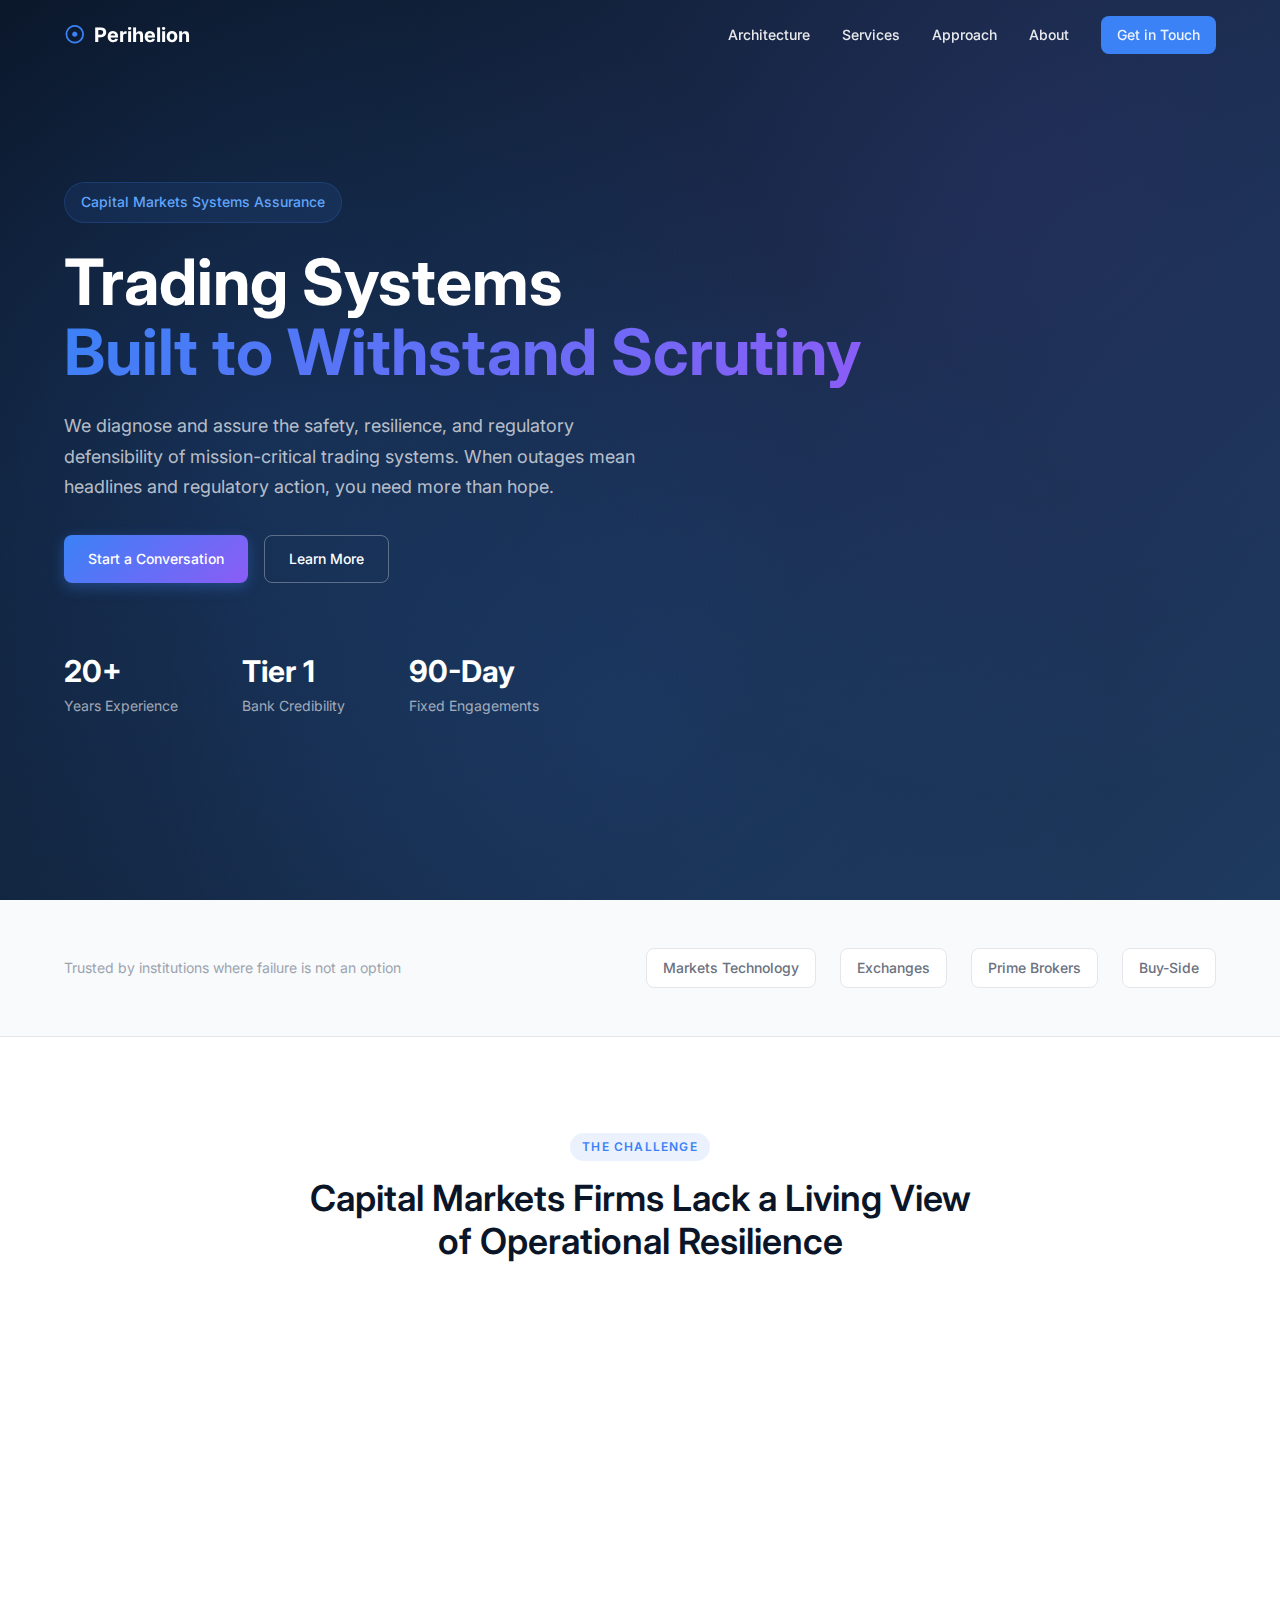
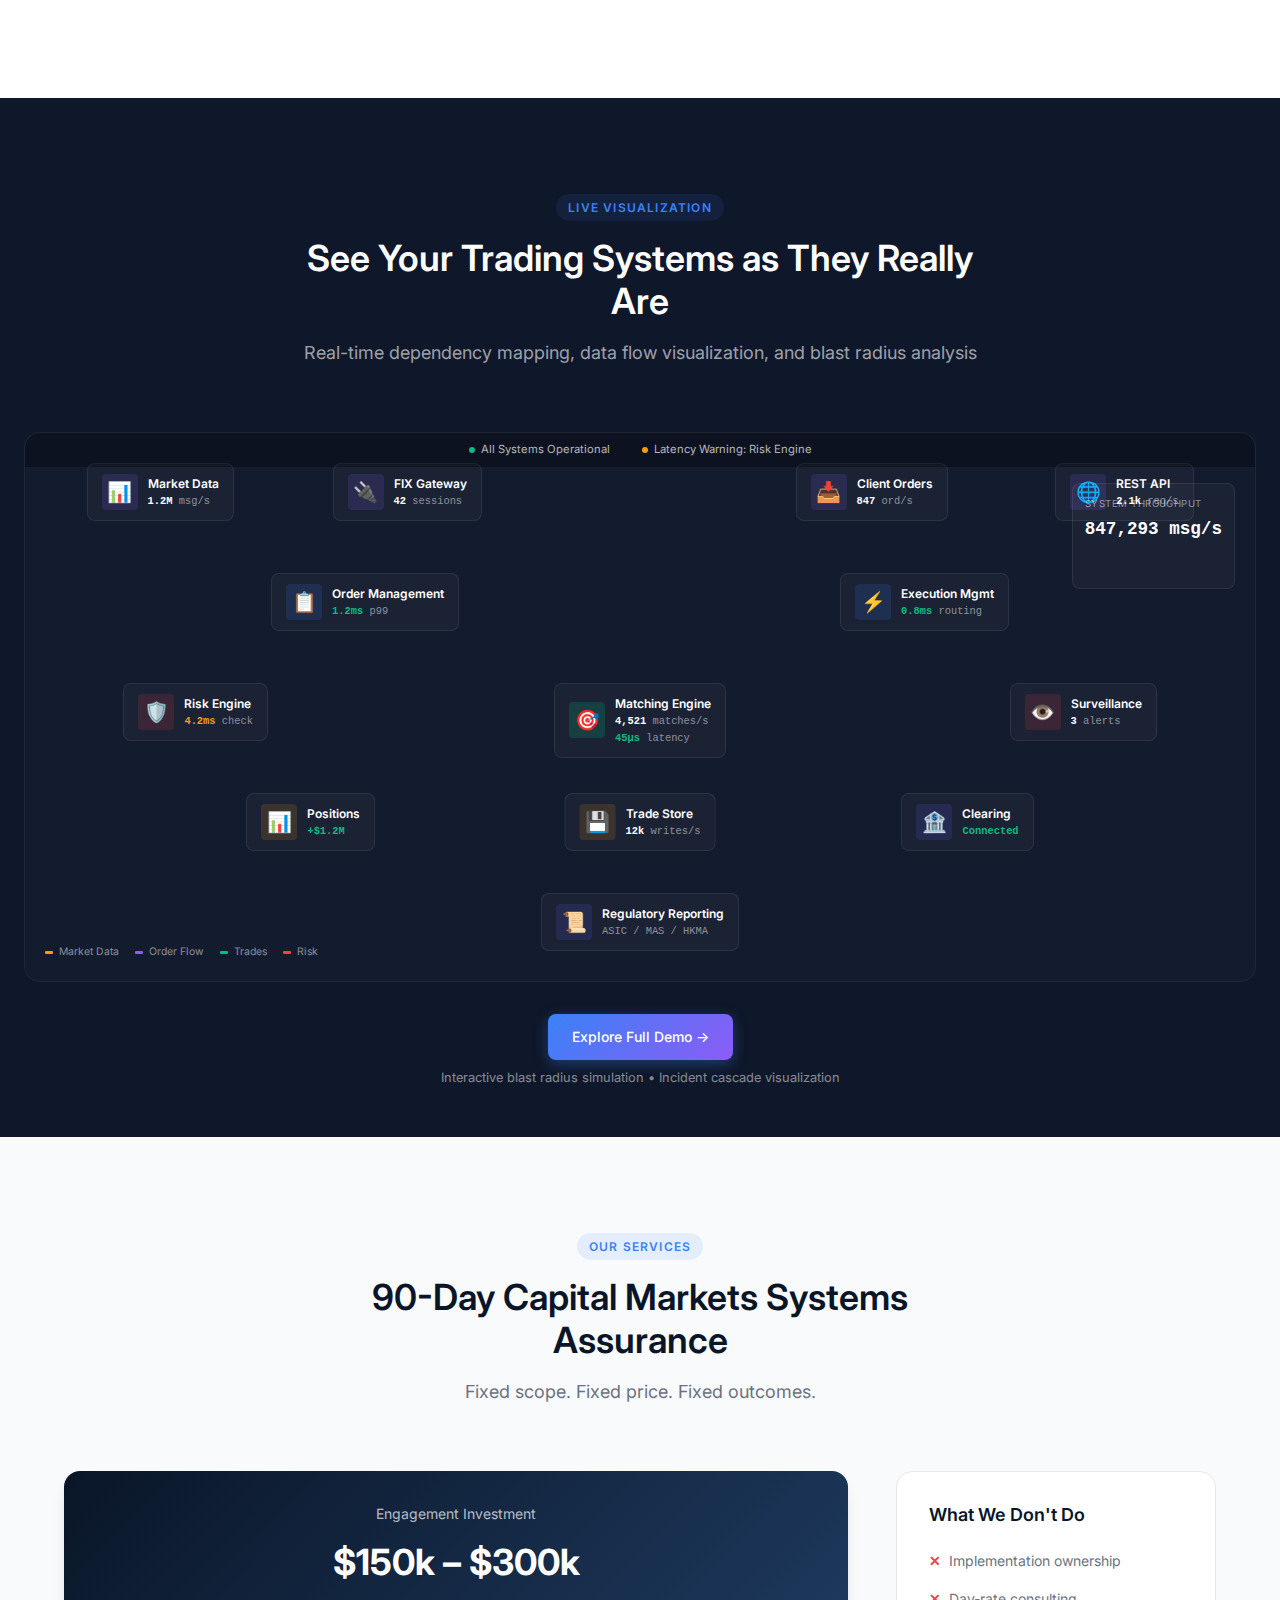
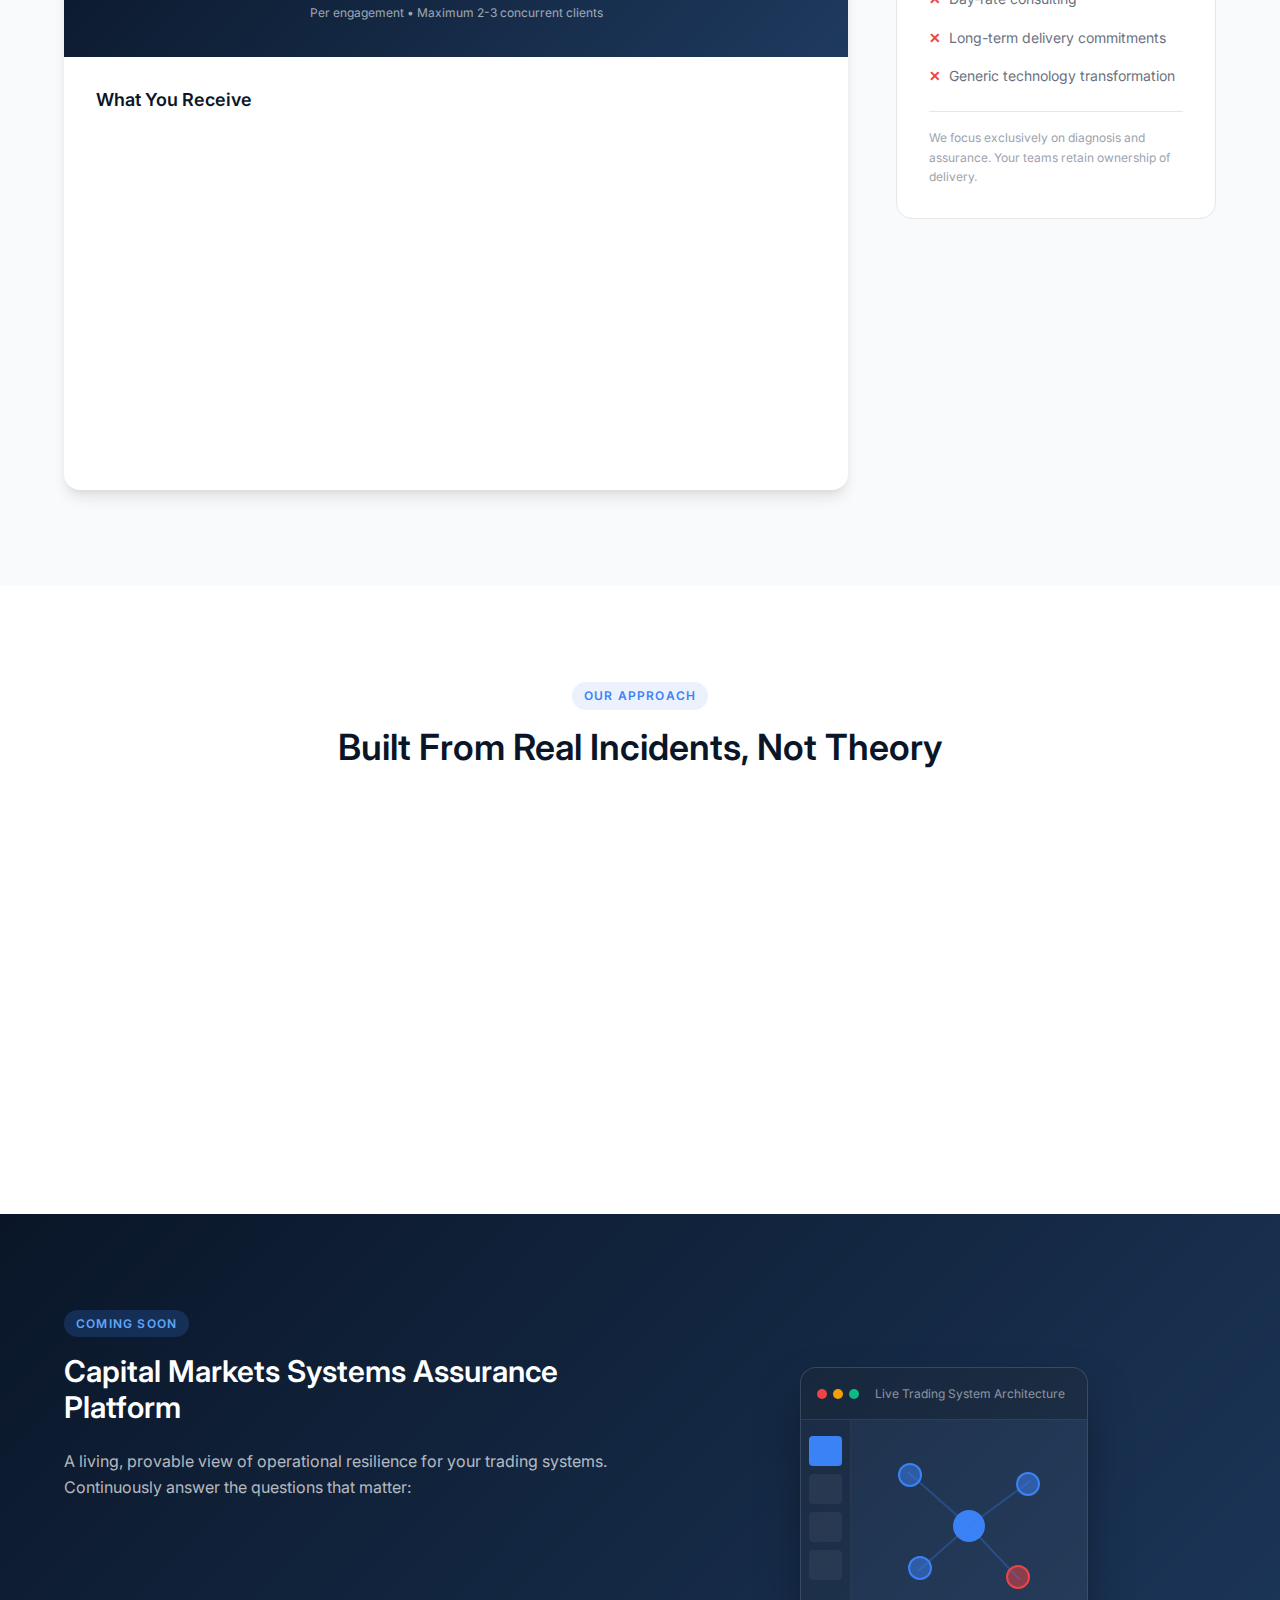
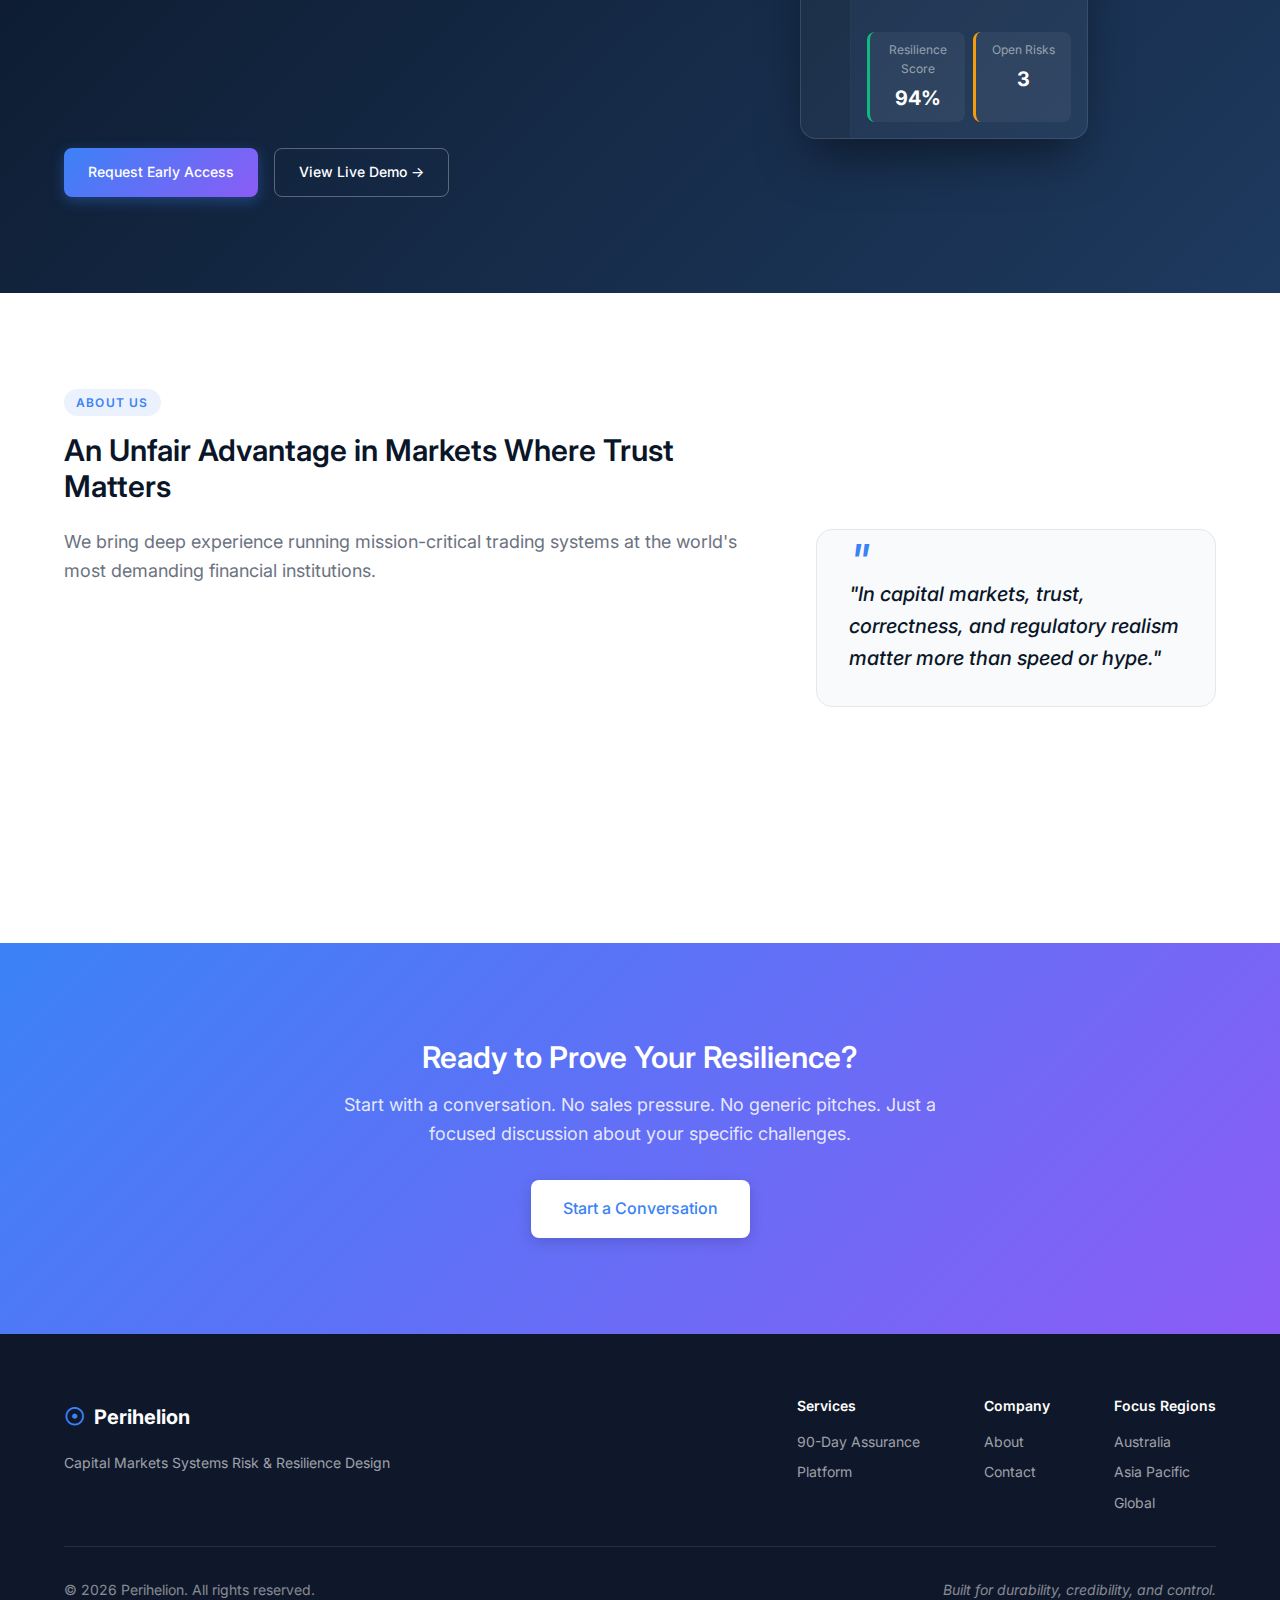
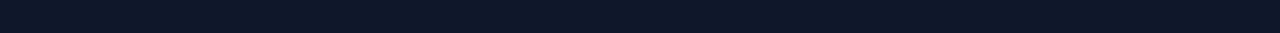
<file: index.html>
<!DOCTYPE html>
<html lang="en">
<head>
    <meta charset="UTF-8">
    <meta name="viewport" content="width=device-width, initial-scale=1.0">
    <title>Perihelion | Capital Markets Systems Assurance</title>
    <meta name="description" content="Capital Markets Systems Risk & Resilience Design. We diagnose and assure the safety, resilience, and regulatory defensibility of trading systems.">
    <link rel="stylesheet" href="css/styles.css">
    <link rel="preconnect" href="https://fonts.googleapis.com">
    <link rel="preconnect" href="https://fonts.gstatic.com" crossorigin>
    <link href="https://fonts.googleapis.com/css2?family=Inter:wght@300;400;500;600;700&display=swap" rel="stylesheet">
</head>
<body>
    <!-- Navigation -->
    <nav class="navbar" id="navbar">
        <div class="container">
            <a href="index.html" class="logo">
                <span class="logo-icon">☉</span>
                <span class="logo-text">Perihelion</span>
            </a>
            <ul class="nav-links" id="navLinks">
                <li><a href="#architecture">Architecture</a></li>
                <li><a href="#services">Services</a></li>
                <li><a href="#approach">Approach</a></li>
                <li><a href="#about">About</a></li>
                <li><a href="contact.html" class="btn btn-nav">Get in Touch</a></li>
            </ul>
            <button class="mobile-menu-btn" id="mobileMenuBtn" aria-label="Toggle menu">
                <span></span>
                <span></span>
                <span></span>
            </button>
        </div>
    </nav>

    <!-- Hero Section -->
    <header class="hero">
        <div class="hero-bg"></div>
        <div class="container">
            <div class="hero-content">
                <div class="hero-badge">Capital Markets Systems Assurance</div>
                <h1>Trading Systems<br><span class="gradient-text">Built to Withstand Scrutiny</span></h1>
                <p class="hero-subtitle">We diagnose and assure the safety, resilience, and regulatory defensibility of mission-critical trading systems. When outages mean headlines and regulatory action, you need more than hope.</p>
                <div class="hero-cta">
                    <a href="contact.html" class="btn btn-primary">Start a Conversation</a>
                    <a href="#services" class="btn btn-secondary">Learn More</a>
                </div>
                <div class="hero-stats">
                    <div class="stat">
                        <span class="stat-number">20+</span>
                        <span class="stat-label">Years Experience</span>
                    </div>
                    <div class="stat">
                        <span class="stat-number">Tier 1</span>
                        <span class="stat-label">Bank Credibility</span>
                    </div>
                    <div class="stat">
                        <span class="stat-number">90-Day</span>
                        <span class="stat-label">Fixed Engagements</span>
                    </div>
                </div>
            </div>
        </div>
    </header>

    <!-- Trust Bar -->
    <section class="trust-bar">
        <div class="container">
            <p class="trust-text">Trusted by institutions where failure is not an option</p>
            <div class="trust-logos">
                <div class="trust-item">Markets Technology</div>
                <div class="trust-item">Exchanges</div>
                <div class="trust-item">Prime Brokers</div>
                <div class="trust-item">Buy-Side</div>
            </div>
        </div>
    </section>

    <!-- Problem Section -->
    <section class="problem-section">
        <div class="container">
            <div class="section-header">
                <span class="section-tag">The Challenge</span>
                <h2>Capital Markets Firms Lack a Living View of Operational Resilience</h2>
            </div>
            <div class="problem-grid">
                <div class="problem-card">
                    <div class="problem-icon">📊</div>
                    <h3>Static Diagrams</h3>
                    <p>Architecture documentation that's outdated the moment it's created. When incidents occur, no one trusts the diagrams.</p>
                </div>
                <div class="problem-card">
                    <div class="problem-icon">📁</div>
                    <h3>Fragmented Tooling</h3>
                    <p>Disconnected observability, ITSM, and documentation systems that don't answer the questions regulators ask.</p>
                </div>
                <div class="problem-card">
                    <div class="problem-icon">⏱️</div>
                    <h3>Manual Chaos</h3>
                    <p>High manual effort during incidents and regulatory reviews. War rooms filled with people hunting for basic information.</p>
                </div>
                <div class="problem-card">
                    <div class="problem-icon">⚠️</div>
                    <h3>Regulatory Exposure</h3>
                    <p>Inability to prove resilience posture to regulators immediately. Evidence gathering takes weeks, not minutes.</p>
                </div>
            </div>
        </div>
    </section>

    <!-- Live Architecture Demo Section -->
    <section class="architecture-section" id="architecture">
        <div class="container">
            <div class="section-header">
                <span class="section-tag">Live Visualization</span>
                <h2>See Your Trading Systems as They Really Are</h2>
                <p class="section-subtitle">Real-time dependency mapping, data flow visualization, and blast radius analysis</p>
            </div>
        </div>
        <div class="architecture-demo">
            <div class="architecture-canvas" id="archCanvas">
                <!-- Status Bar -->
                <div class="arch-status-bar">
                    <div class="arch-status-item">
                        <div class="arch-status-dot"></div>
                        <span>All Systems Operational</span>
                    </div>
                    <div class="arch-status-item" id="archWarning">
                        <div class="arch-status-dot warning"></div>
                        <span>Latency Warning: Risk Engine</span>
                    </div>
                    <div class="arch-status-item" id="archIncident" style="display: none;">
                        <div class="arch-status-dot critical"></div>
                        <span>Incident Detected</span>
                    </div>
                </div>

                <!-- SVG Layer for Connections -->
                <svg class="arch-connections" id="archConnections"></svg>

                <!-- External Sources -->
                <div class="arch-node external" data-node="market-data" style="top: 30px; left: 5%;">
                    <div class="arch-node-icon">📊</div>
                    <div class="arch-node-info">
                        <div class="arch-node-title">Market Data</div>
                        <div class="arch-node-metric"><span class="metric-val" id="mdRate">1.2M</span> msg/s</div>
                    </div>
                </div>

                <div class="arch-node external" data-node="fix-gateway" style="top: 30px; left: 25%;">
                    <div class="arch-node-icon">🔌</div>
                    <div class="arch-node-info">
                        <div class="arch-node-title">FIX Gateway</div>
                        <div class="arch-node-metric"><span class="metric-val">42</span> sessions</div>
                    </div>
                </div>

                <div class="arch-node external" data-node="client-orders" style="top: 30px; right: 25%;">
                    <div class="arch-node-icon">📥</div>
                    <div class="arch-node-info">
                        <div class="arch-node-title">Client Orders</div>
                        <div class="arch-node-metric"><span class="metric-val" id="orderRate">847</span> ord/s</div>
                    </div>
                </div>

                <div class="arch-node external" data-node="web-api" style="top: 30px; right: 5%;">
                    <div class="arch-node-icon">🌐</div>
                    <div class="arch-node-info">
                        <div class="arch-node-title">REST API</div>
                        <div class="arch-node-metric"><span class="metric-val">2.1k</span> req/s</div>
                    </div>
                </div>

                <!-- Core Layer -->
                <div class="arch-node core" data-node="oms" style="top: 140px; left: 20%;">
                    <div class="arch-node-icon">📋</div>
                    <div class="arch-node-info">
                        <div class="arch-node-title">Order Management</div>
                        <div class="arch-node-metric"><span class="metric-val good" id="omsLatency">1.2ms</span> p99</div>
                    </div>
                </div>

                <div class="arch-node core" data-node="ems" style="top: 140px; right: 20%;">
                    <div class="arch-node-icon">⚡</div>
                    <div class="arch-node-info">
                        <div class="arch-node-title">Execution Mgmt</div>
                        <div class="arch-node-metric"><span class="metric-val good">0.8ms</span> routing</div>
                    </div>
                </div>

                <!-- Matching Engine - Central -->
                <div class="arch-node matching" data-node="matching-engine" style="top: 250px; left: 50%; transform: translateX(-50%);">
                    <div class="arch-node-icon">🎯</div>
                    <div class="arch-node-info">
                        <div class="arch-node-title">Matching Engine</div>
                        <div class="arch-node-metric"><span class="metric-val" id="meMatches">4,521</span> matches/s</div>
                        <div class="arch-node-metric"><span class="metric-val good" id="meLatency">45μs</span> latency</div>
                    </div>
                </div>

                <!-- Risk Layer -->
                <div class="arch-node risk" data-node="risk-engine" style="top: 250px; left: 8%;">
                    <div class="arch-node-icon">🛡️</div>
                    <div class="arch-node-info">
                        <div class="arch-node-title">Risk Engine</div>
                        <div class="arch-node-metric"><span class="metric-val warning" id="riskLatency">4.2ms</span> check</div>
                    </div>
                </div>

                <div class="arch-node risk" data-node="surveillance" style="top: 250px; right: 8%;">
                    <div class="arch-node-icon">👁️</div>
                    <div class="arch-node-info">
                        <div class="arch-node-title">Surveillance</div>
                        <div class="arch-node-metric"><span class="metric-val">3</span> alerts</div>
                    </div>
                </div>

                <!-- Data Layer -->
                <div class="arch-node data" data-node="position-keeper" style="top: 360px; left: 18%;">
                    <div class="arch-node-icon">📊</div>
                    <div class="arch-node-info">
                        <div class="arch-node-title">Positions</div>
                        <div class="arch-node-metric"><span class="metric-val good">+$1.2M</span></div>
                    </div>
                </div>

                <div class="arch-node data" data-node="trade-db" style="top: 360px; left: 50%; transform: translateX(-50%);">
                    <div class="arch-node-icon">💾</div>
                    <div class="arch-node-info">
                        <div class="arch-node-title">Trade Store</div>
                        <div class="arch-node-metric"><span class="metric-val" id="dbWrites">12k</span> writes/s</div>
                    </div>
                </div>

                <div class="arch-node downstream" data-node="clearing" style="top: 360px; right: 18%;">
                    <div class="arch-node-icon">🏦</div>
                    <div class="arch-node-info">
                        <div class="arch-node-title">Clearing</div>
                        <div class="arch-node-metric"><span class="metric-val good">Connected</span></div>
                    </div>
                </div>

                <!-- Regulatory -->
                <div class="arch-node downstream" data-node="regulatory" style="top: 460px; left: 50%; transform: translateX(-50%);">
                    <div class="arch-node-icon">📜</div>
                    <div class="arch-node-info">
                        <div class="arch-node-title">Regulatory Reporting</div>
                        <div class="arch-node-metric">ASIC / MAS / HKMA</div>
                    </div>
                </div>

                <!-- Incident Overlay -->
                <div class="arch-incident" id="archIncidentOverlay">
                    <div class="arch-incident-header">
                        <span class="arch-incident-icon">⚠️</span>
                        <div>
                            <div class="arch-incident-title">Risk Engine Degradation</div>
                            <div class="arch-incident-time">Detected 3 seconds ago</div>
                        </div>
                    </div>
                    <p class="arch-incident-desc">Pre-trade risk check latency exceeded 10ms threshold. Order flow automatically throttled.</p>
                    <div class="arch-blast-radius">
                        <span class="arch-blast-label">BLAST RADIUS:</span>
                        <span class="arch-affected">OMS</span>
                        <span class="arch-affected">EMS</span>
                        <span class="arch-affected">Matching</span>
                        <span class="arch-affected">Orders</span>
                    </div>
                </div>

                <!-- Throughput -->
                <div class="arch-throughput">
                    <div class="arch-throughput-label">System Throughput</div>
                    <div class="arch-throughput-value"><span id="archThroughput">847,293</span> msg/s</div>
                    <div class="arch-throughput-chart" id="archThroughputChart"></div>
                </div>

                <!-- Legend -->
                <div class="arch-legend">
                    <div class="arch-legend-item"><span class="arch-legend-dot market"></span> Market Data</div>
                    <div class="arch-legend-item"><span class="arch-legend-dot order"></span> Order Flow</div>
                    <div class="arch-legend-item"><span class="arch-legend-dot trade"></span> Trades</div>
                    <div class="arch-legend-item"><span class="arch-legend-dot risk"></span> Risk</div>
                </div>
            </div>

            <div class="architecture-cta">
                <a href="demo.html" class="btn btn-primary">Explore Full Demo →</a>
                <p class="architecture-cta-note">Interactive blast radius simulation • Incident cascade visualization</p>
            </div>
        </div>
    </section>

    <!-- Services Section -->
    <section class="services-section" id="services">
        <div class="container">
            <div class="section-header">
                <span class="section-tag">Our Services</span>
                <h2>90-Day Capital Markets Systems Assurance</h2>
                <p class="section-subtitle">Fixed scope. Fixed price. Fixed outcomes.</p>
            </div>
            <div class="services-content">
                <div class="service-main">
                    <div class="service-price">
                        <span class="price-label">Engagement Investment</span>
                        <span class="price-range">$150k – $300k</span>
                        <span class="price-note">Per engagement • Maximum 2-3 concurrent clients</span>
                    </div>
                    <div class="service-deliverables">
                        <h3>What You Receive</h3>
                        <ul class="deliverables-list">
                            <li>
                                <span class="deliverable-icon">01</span>
                                <div class="deliverable-content">
                                    <h4>Critical Trading Flow Map</h4>
                                    <p>Front-to-back mapping of your most critical trading flows with complete dependency visibility.</p>
                                </div>
                            </li>
                            <li>
                                <span class="deliverable-icon">02</span>
                                <div class="deliverable-content">
                                    <h4>Single-Point-of-Failure Analysis</h4>
                                    <p>Identification of hidden dependencies, concentration risks, and cascade failure paths.</p>
                                </div>
                            </li>
                            <li>
                                <span class="deliverable-icon">03</span>
                                <div class="deliverable-content">
                                    <h4>Incident Readiness Assessment</h4>
                                    <p>Evaluation of your incident response and recovery capabilities against real-world scenarios.</p>
                                </div>
                            </li>
                            <li>
                                <span class="deliverable-icon">04</span>
                                <div class="deliverable-content">
                                    <h4>Regulator-Ready Evidence Pack</h4>
                                    <p>Documentation structured for regulatory review, board reporting, and audit requirements.</p>
                                </div>
                            </li>
                            <li>
                                <span class="deliverable-icon">05</span>
                                <div class="deliverable-content">
                                    <h4>12-Month Investment Roadmap</h4>
                                    <p>Prioritised remediation plan with clear business cases for resilience investments.</p>
                                </div>
                            </li>
                        </ul>
                    </div>
                </div>
                <div class="service-exclusions">
                    <h3>What We Don't Do</h3>
                    <div class="exclusions-list">
                        <div class="exclusion-item">
                            <span class="exclusion-x">✕</span>
                            <span>Implementation ownership</span>
                        </div>
                        <div class="exclusion-item">
                            <span class="exclusion-x">✕</span>
                            <span>Day-rate consulting</span>
                        </div>
                        <div class="exclusion-item">
                            <span class="exclusion-x">✕</span>
                            <span>Long-term delivery commitments</span>
                        </div>
                        <div class="exclusion-item">
                            <span class="exclusion-x">✕</span>
                            <span>Generic technology transformation</span>
                        </div>
                    </div>
                    <p class="exclusions-note">We focus exclusively on diagnosis and assurance. Your teams retain ownership of delivery.</p>
                </div>
            </div>
        </div>
    </section>

    <!-- Approach Section -->
    <section class="approach-section" id="approach">
        <div class="container">
            <div class="section-header">
                <span class="section-tag">Our Approach</span>
                <h2>Built From Real Incidents, Not Theory</h2>
            </div>
            <div class="approach-grid">
                <div class="approach-card">
                    <div class="approach-number">01</div>
                    <h3>Executive & Regulator Fluent</h3>
                    <p>We translate technical risk into language boards and regulators understand. No jargon. No ambiguity.</p>
                </div>
                <div class="approach-card">
                    <div class="approach-number">02</div>
                    <h3>Capital Markets Specific</h3>
                    <p>Not a generic technology consultancy. We understand trading flows, market structure, and regulatory expectations.</p>
                </div>
                <div class="approach-card">
                    <div class="approach-number">03</div>
                    <h3>Incident-Tested Methodology</h3>
                    <p>Our frameworks are built from real outages and near-misses at systemically important institutions.</p>
                </div>
                <div class="approach-card">
                    <div class="approach-number">04</div>
                    <h3>Fixed Outcomes, Not Hours</h3>
                    <p>We commit to deliverables, not timesheets. You know exactly what you're getting and when.</p>
                </div>
            </div>
        </div>
    </section>

    <!-- Platform Section -->
    <section class="platform-section" id="platform">
        <div class="container">
            <div class="platform-content">
                <div class="platform-text">
                    <span class="section-tag">Coming Soon</span>
                    <h2>Capital Markets Systems Assurance Platform</h2>
                    <p class="platform-intro">A living, provable view of operational resilience for your trading systems. Continuously answer the questions that matter:</p>
                    <ul class="platform-features">
                        <li>
                            <span class="feature-check">✓</span>
                            <span>What systems are critical?</span>
                        </li>
                        <li>
                            <span class="feature-check">✓</span>
                            <span>What depends on what?</span>
                        </li>
                        <li>
                            <span class="feature-check">✓</span>
                            <span>What breaks if this fails?</span>
                        </li>
                        <li>
                            <span class="feature-check">✓</span>
                            <span>Are we within tolerance right now?</span>
                        </li>
                        <li>
                            <span class="feature-check">✓</span>
                            <span>Can we prove this to a regulator immediately?</span>
                        </li>
                    </ul>
                    <div class="platform-cta-group">
                        <a href="contact.html" class="btn btn-primary">Request Early Access</a>
                        <a href="demo.html" class="btn btn-secondary btn-demo">View Live Demo →</a>
                    </div>
                </div>
                <div class="platform-visual">
                    <a href="demo.html" class="demo-preview-link">
                        <div class="platform-mockup">
                            <div class="mockup-header">
                                <div class="mockup-dots">
                                    <span></span><span></span><span></span>
                                </div>
                                <span class="mockup-title">Live Trading System Architecture</span>
                            </div>
                            <div class="mockup-content">
                                <div class="mockup-sidebar">
                                    <div class="sidebar-item active"></div>
                                    <div class="sidebar-item"></div>
                                    <div class="sidebar-item"></div>
                                    <div class="sidebar-item"></div>
                                </div>
                                <div class="mockup-main">
                                    <div class="mockup-graph">
                                        <div class="graph-node central"></div>
                                        <div class="graph-node"></div>
                                        <div class="graph-node"></div>
                                        <div class="graph-node"></div>
                                        <div class="graph-node alert"></div>
                                        <svg class="graph-lines">
                                            <line x1="50%" y1="50%" x2="20%" y2="20%"></line>
                                            <line x1="50%" y1="50%" x2="80%" y2="25%"></line>
                                            <line x1="50%" y1="50%" x2="25%" y2="75%"></line>
                                            <line x1="50%" y1="50%" x2="75%" y2="80%"></line>
                                        </svg>
                                    </div>
                                    <div class="mockup-metrics">
                                        <div class="metric-card green">
                                            <span class="metric-label">Resilience Score</span>
                                            <span class="metric-value">94%</span>
                                        </div>
                                        <div class="metric-card amber">
                                            <span class="metric-label">Open Risks</span>
                                            <span class="metric-value">3</span>
                                        </div>
                                    </div>
                                </div>
                            </div>
                            <div class="demo-overlay">
                                <span>Click to view live demo</span>
                            </div>
                        </div>
                    </a>
                </div>
            </div>
        </div>
    </section>

    <!-- About Section -->
    <section class="about-section" id="about">
        <div class="container">
            <div class="about-content">
                <div class="about-text">
                    <span class="section-tag">About Us</span>
                    <h2>An Unfair Advantage in Markets Where Trust Matters</h2>
                    <p>We bring deep experience running mission-critical trading systems at the world's most demanding financial institutions.</p>
                    <div class="about-credentials">
                        <div class="credential">
                            <h4>Board & Regulator Credibility</h4>
                            <p>We've sat in the rooms where critical decisions are made and understand what executives and regulators need to hear.</p>
                        </div>
                        <div class="credential">
                            <h4>First-Hand Incident Experience</h4>
                            <p>We've led responses to major outages and near-misses. We know what works under pressure and what doesn't.</p>
                        </div>
                        <div class="credential">
                            <h4>Technical Depth</h4>
                            <p>We understand trading systems at the code level, but communicate at the executive level.</p>
                        </div>
                    </div>
                </div>
                <div class="about-quote">
                    <blockquote>
                        <p>"In capital markets, trust, correctness, and regulatory realism matter more than speed or hype."</p>
                    </blockquote>
                </div>
            </div>
        </div>
    </section>

    <!-- CTA Section -->
    <section class="cta-section">
        <div class="container">
            <div class="cta-content">
                <h2>Ready to Prove Your Resilience?</h2>
                <p>Start with a conversation. No sales pressure. No generic pitches. Just a focused discussion about your specific challenges.</p>
                <a href="contact.html" class="btn btn-primary btn-large">Start a Conversation</a>
            </div>
        </div>
    </section>

    <!-- Footer -->
    <footer class="footer">
        <div class="container">
            <div class="footer-content">
                <div class="footer-brand">
                    <a href="index.html" class="logo">
                        <span class="logo-icon">☉</span>
                        <span class="logo-text">Perihelion</span>
                    </a>
                    <p>Capital Markets Systems Risk & Resilience Design</p>
                </div>
                <div class="footer-links">
                    <div class="footer-column">
                        <h4>Services</h4>
                        <ul>
                            <li><a href="#services">90-Day Assurance</a></li>
                            <li><a href="#platform">Platform</a></li>
                        </ul>
                    </div>
                    <div class="footer-column">
                        <h4>Company</h4>
                        <ul>
                            <li><a href="#about">About</a></li>
                            <li><a href="contact.html">Contact</a></li>
                        </ul>
                    </div>
                    <div class="footer-column">
                        <h4>Focus Regions</h4>
                        <ul>
                            <li>Australia</li>
                            <li>Asia Pacific</li>
                            <li>Global</li>
                        </ul>
                    </div>
                </div>
            </div>
            <div class="footer-bottom">
                <p>&copy; 2026 Perihelion. All rights reserved.</p>
                <p class="footer-tagline">Built for durability, credibility, and control.</p>
            </div>
        </div>
    </footer>

    <script src="js/main.js"></script>
</body>
</html>
</file>
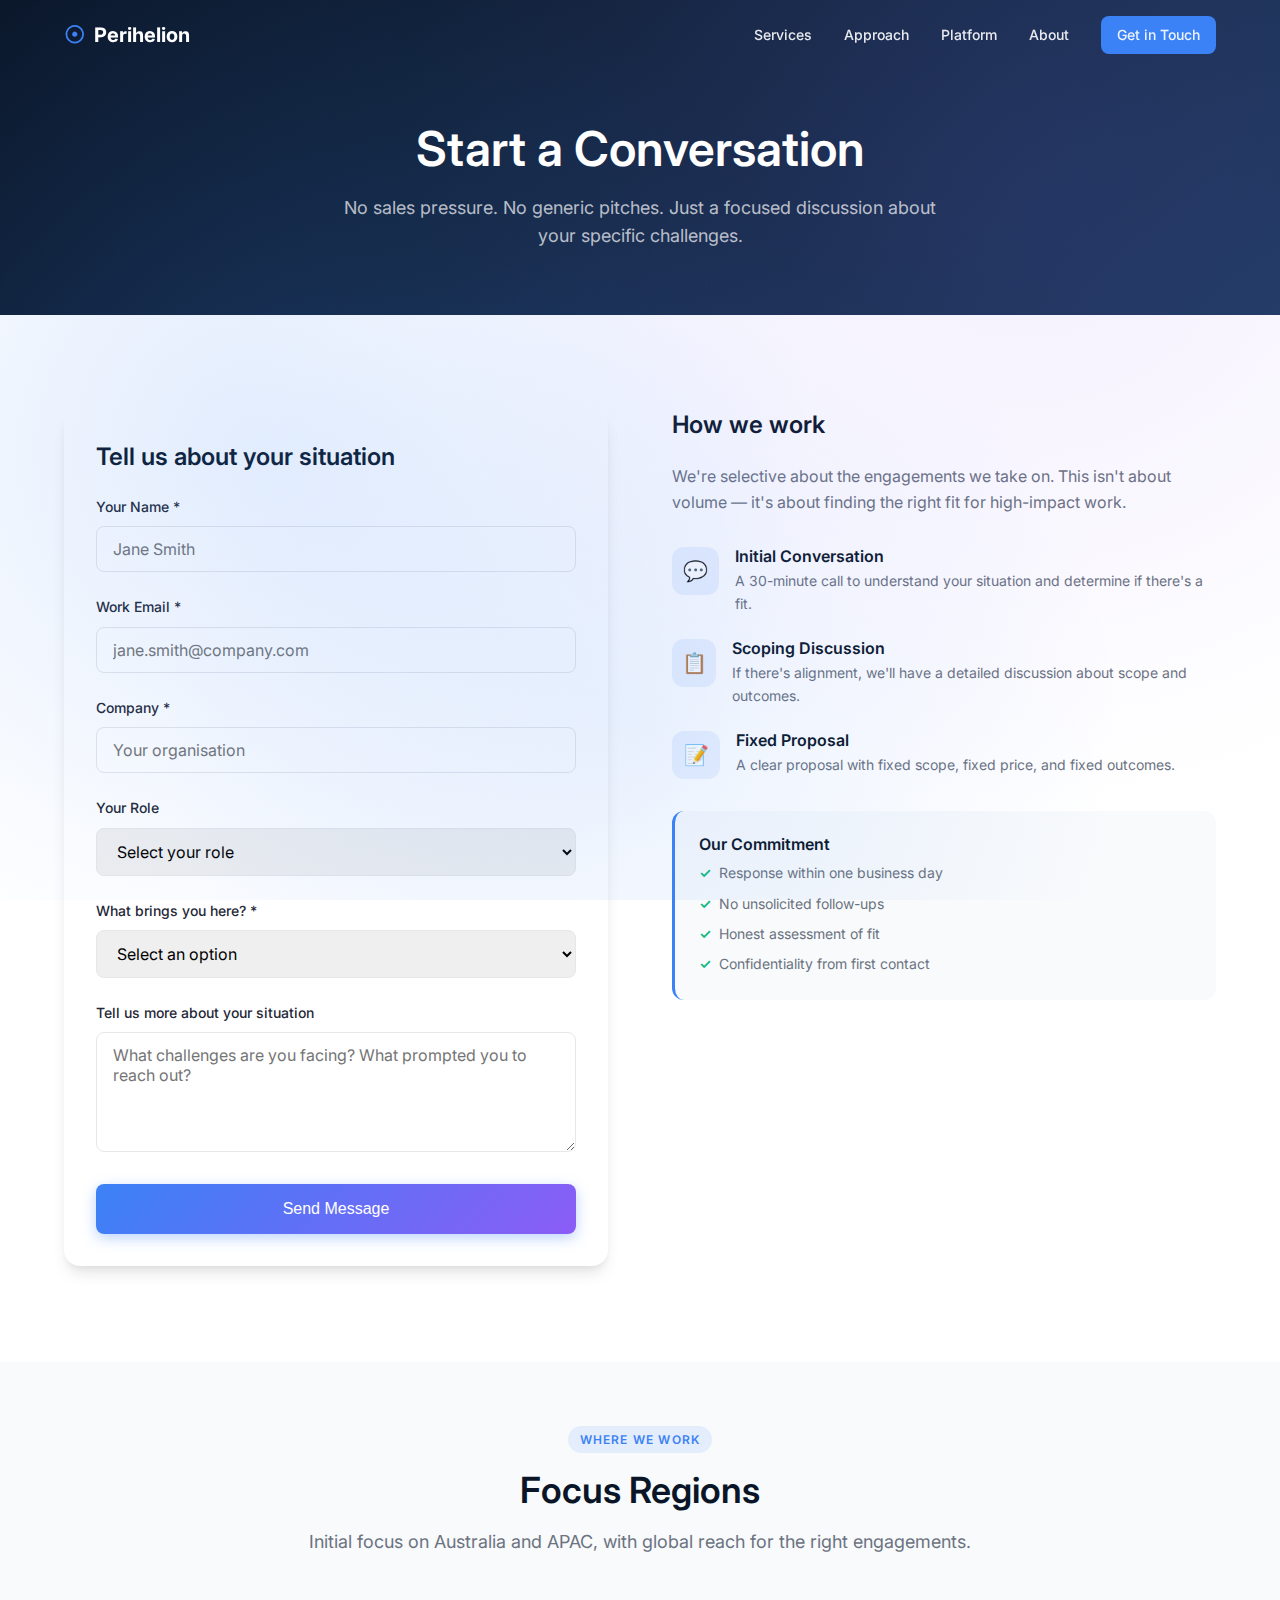
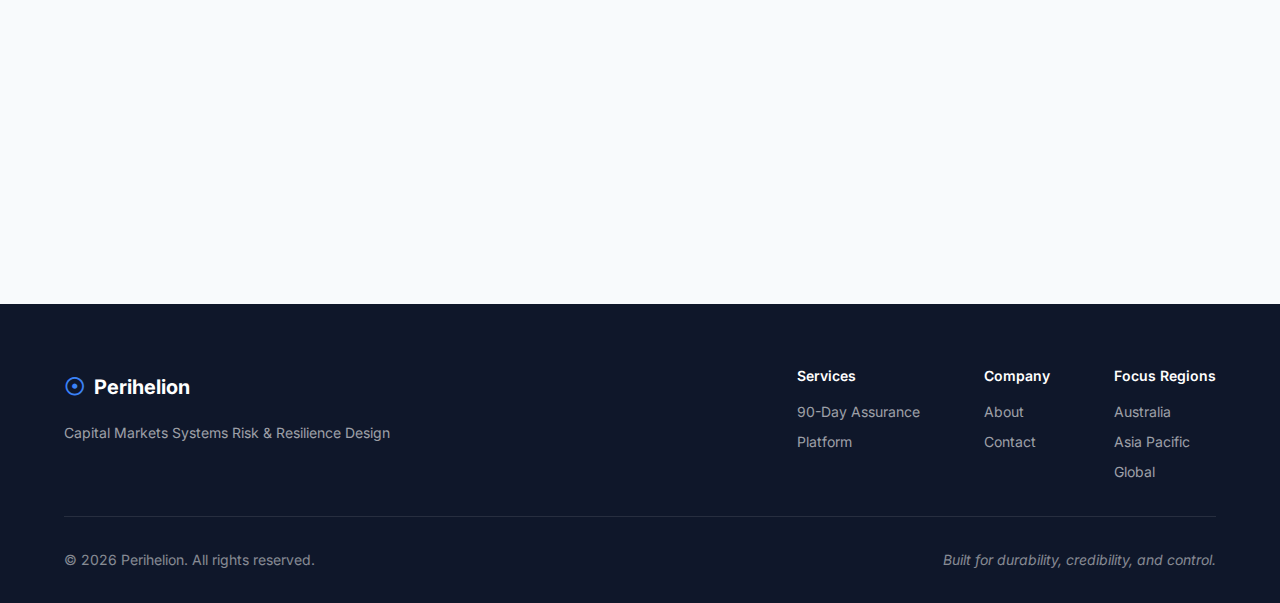
<file: contact.html>
<!DOCTYPE html>
<html lang="en">
<head>
    <meta charset="UTF-8">
    <meta name="viewport" content="width=device-width, initial-scale=1.0">
    <title>Contact | Perihelion - Capital Markets Systems Assurance</title>
    <meta name="description" content="Start a conversation about your capital markets systems resilience challenges. No sales pressure. Just a focused discussion.">
    <link rel="stylesheet" href="css/styles.css">
    <link rel="preconnect" href="https://fonts.googleapis.com">
    <link rel="preconnect" href="https://fonts.gstatic.com" crossorigin>
    <link href="https://fonts.googleapis.com/css2?family=Inter:wght@300;400;500;600;700&display=swap" rel="stylesheet">
</head>
<body>
    <!-- Navigation -->
    <nav class="navbar scrolled" id="navbar">
        <div class="container">
            <a href="index.html" class="logo">
                <span class="logo-icon">☉</span>
                <span class="logo-text">Perihelion</span>
            </a>
            <ul class="nav-links" id="navLinks">
                <li><a href="index.html#services">Services</a></li>
                <li><a href="index.html#approach">Approach</a></li>
                <li><a href="index.html#platform">Platform</a></li>
                <li><a href="index.html#about">About</a></li>
                <li><a href="contact.html" class="btn btn-nav">Get in Touch</a></li>
            </ul>
            <button class="mobile-menu-btn" id="mobileMenuBtn" aria-label="Toggle menu">
                <span></span>
                <span></span>
                <span></span>
            </button>
        </div>
    </nav>

    <!-- Contact Hero -->
    <header class="contact-hero">
        <div class="hero-bg"></div>
        <div class="container">
            <div class="hero-content">
                <h1>Start a Conversation</h1>
                <p>No sales pressure. No generic pitches. Just a focused discussion about your specific challenges.</p>
            </div>
        </div>
    </header>

    <!-- Contact Section -->
    <section class="contact-section">
        <div class="container">
            <div class="contact-grid">
                <!-- Contact Form -->
                <div class="contact-form-container">
                    <h2>Tell us about your situation</h2>
                    <form id="contactForm">
                        <div class="form-group">
                            <label for="name">Your Name *</label>
                            <input type="text" id="name" name="name" required placeholder="Jane Smith">
                        </div>
                        
                        <div class="form-group">
                            <label for="email">Work Email *</label>
                            <input type="email" id="email" name="email" required placeholder="jane.smith@company.com">
                        </div>
                        
                        <div class="form-group">
                            <label for="company">Company *</label>
                            <input type="text" id="company" name="company" required placeholder="Your organisation">
                        </div>
                        
                        <div class="form-group">
                            <label for="role">Your Role</label>
                            <select id="role" name="role">
                                <option value="">Select your role</option>
                                <option value="head-technology">Head of Markets Technology</option>
                                <option value="cio-coo">CIO / COO</option>
                                <option value="cro">Chief Risk Officer</option>
                                <option value="resilience">Operational Resilience Lead</option>
                                <option value="engineering">Engineering / Architecture</option>
                                <option value="other">Other</option>
                            </select>
                        </div>
                        
                        <div class="form-group">
                            <label for="interest">What brings you here? *</label>
                            <select id="interest" name="interest" required>
                                <option value="">Select an option</option>
                                <option value="assurance">90-Day Systems Assurance Engagement</option>
                                <option value="platform">Platform Early Access</option>
                                <option value="incident">Recent incident / regulatory concern</option>
                                <option value="general">General discussion</option>
                            </select>
                        </div>
                        
                        <div class="form-group">
                            <label for="message">Tell us more about your situation</label>
                            <textarea id="message" name="message" placeholder="What challenges are you facing? What prompted you to reach out?"></textarea>
                        </div>
                        
                        <button type="submit" class="btn btn-primary btn-large" style="width: 100%;">
                            Send Message
                        </button>
                    </form>
                </div>
                
                <!-- Contact Info -->
                <div class="contact-info">
                    <h2>How we work</h2>
                    <p>We're selective about the engagements we take on. This isn't about volume — it's about finding the right fit for high-impact work.</p>
                    
                    <div class="contact-methods">
                        <div class="contact-method">
                            <div class="contact-method-icon">💬</div>
                            <div class="contact-method-text">
                                <h4>Initial Conversation</h4>
                                <p>A 30-minute call to understand your situation and determine if there's a fit.</p>
                            </div>
                        </div>
                        
                        <div class="contact-method">
                            <div class="contact-method-icon">📋</div>
                            <div class="contact-method-text">
                                <h4>Scoping Discussion</h4>
                                <p>If there's alignment, we'll have a detailed discussion about scope and outcomes.</p>
                            </div>
                        </div>
                        
                        <div class="contact-method">
                            <div class="contact-method-icon">📝</div>
                            <div class="contact-method-text">
                                <h4>Fixed Proposal</h4>
                                <p>A clear proposal with fixed scope, fixed price, and fixed outcomes.</p>
                            </div>
                        </div>
                    </div>
                    
                    <div class="contact-commitment">
                        <h4>Our Commitment</h4>
                        <ul>
                            <li>Response within one business day</li>
                            <li>No unsolicited follow-ups</li>
                            <li>Honest assessment of fit</li>
                            <li>Confidentiality from first contact</li>
                        </ul>
                    </div>
                </div>
            </div>
        </div>
    </section>

    <!-- Focus Regions -->
    <section class="regions-section" style="background: var(--color-bg-alt); padding: var(--spacing-3xl) 0;">
        <div class="container">
            <div class="section-header">
                <span class="section-tag">Where We Work</span>
                <h2>Focus Regions</h2>
                <p class="section-subtitle">Initial focus on Australia and APAC, with global reach for the right engagements.</p>
            </div>
            <div class="approach-grid">
                <div class="approach-card">
                    <div class="approach-number">🇦🇺</div>
                    <h3>Australia</h3>
                    <p>Primary market with deep regulatory relationships and established network across major financial institutions.</p>
                </div>
                <div class="approach-card">
                    <div class="approach-number">🌏</div>
                    <h3>Asia Pacific</h3>
                    <p>Singapore, Hong Kong, and Tokyo. Growing regulatory focus on operational resilience creates strong demand.</p>
                </div>
                <div class="approach-card">
                    <div class="approach-number">🌍</div>
                    <h3>Global</h3>
                    <p>Selective global engagements with Tier 1 institutions where complexity and stakes justify international work.</p>
                </div>
            </div>
        </div>
    </section>

    <!-- Footer -->
    <footer class="footer">
        <div class="container">
            <div class="footer-content">
                <div class="footer-brand">
                    <a href="index.html" class="logo">
                        <span class="logo-icon">☉</span>
                        <span class="logo-text">Perihelion</span>
                    </a>
                    <p>Capital Markets Systems Risk & Resilience Design</p>
                </div>
                <div class="footer-links">
                    <div class="footer-column">
                        <h4>Services</h4>
                        <ul>
                            <li><a href="index.html#services">90-Day Assurance</a></li>
                            <li><a href="index.html#platform">Platform</a></li>
                        </ul>
                    </div>
                    <div class="footer-column">
                        <h4>Company</h4>
                        <ul>
                            <li><a href="index.html#about">About</a></li>
                            <li><a href="contact.html">Contact</a></li>
                        </ul>
                    </div>
                    <div class="footer-column">
                        <h4>Focus Regions</h4>
                        <ul>
                            <li>Australia</li>
                            <li>Asia Pacific</li>
                            <li>Global</li>
                        </ul>
                    </div>
                </div>
            </div>
            <div class="footer-bottom">
                <p>&copy; 2026 Perihelion. All rights reserved.</p>
                <p class="footer-tagline">Built for durability, credibility, and control.</p>
            </div>
        </div>
    </footer>

    <script src="js/main.js"></script>
</body>
</html>
</file>
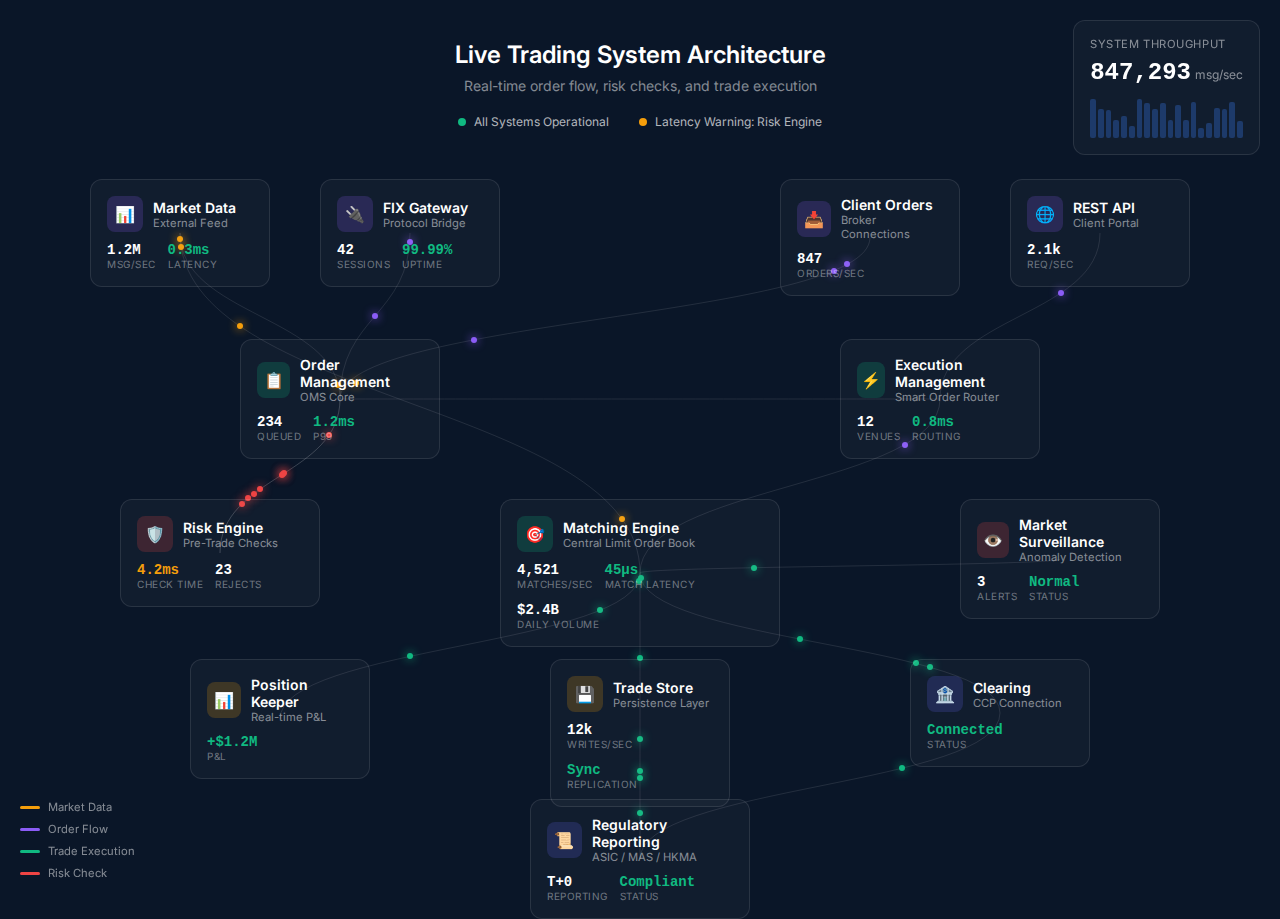
<file: demo.html>
<!DOCTYPE html>
<html lang="en">
<head>
    <meta charset="UTF-8">
    <meta name="viewport" content="width=device-width, initial-scale=1.0">
    <title>Trading System Architecture | Perihelion</title>
    <style>
        * {
            margin: 0;
            padding: 0;
            box-sizing: border-box;
        }

        body {
            font-family: 'Inter', -apple-system, BlinkMacSystemFont, sans-serif;
            background: #0a1628;
            min-height: 100vh;
            overflow-x: hidden;
        }

        .architecture-container {
            width: 100%;
            min-height: 100vh;
            position: relative;
            padding: 40px;
        }

        .architecture-header {
            text-align: center;
            margin-bottom: 20px;
        }

        .architecture-header h2 {
            color: #fff;
            font-size: 1.5rem;
            font-weight: 600;
            margin-bottom: 8px;
        }

        .architecture-header p {
            color: rgba(255,255,255,0.5);
            font-size: 0.875rem;
        }

        .status-bar {
            display: flex;
            justify-content: center;
            gap: 30px;
            margin-bottom: 30px;
        }

        .status-item {
            display: flex;
            align-items: center;
            gap: 8px;
            color: rgba(255,255,255,0.7);
            font-size: 0.75rem;
        }

        .status-dot {
            width: 8px;
            height: 8px;
            border-radius: 50%;
            background: #10b981;
        }

        .status-dot.warning {
            background: #f59e0b;
        }

        .status-dot.critical {
            background: #ef4444;
            animation: pulse-critical 1s infinite;
        }

        @keyframes pulse-critical {
            0%, 100% { box-shadow: 0 0 0 0 rgba(239, 68, 68, 0.4); }
            50% { box-shadow: 0 0 0 6px rgba(239, 68, 68, 0); }
        }

        .architecture-canvas {
            position: relative;
            width: 100%;
            max-width: 1400px;
            height: 700px;
            margin: 0 auto;
        }

        /* SVG for connections */
        .connections-layer {
            position: absolute;
            top: 0;
            left: 0;
            width: 100%;
            height: 100%;
            pointer-events: none;
            z-index: 1;
        }

        /* Node styling */
        .node {
            position: absolute;
            background: rgba(255,255,255,0.03);
            border: 1px solid rgba(255,255,255,0.1);
            border-radius: 12px;
            padding: 16px;
            cursor: pointer;
            transition: all 0.3s ease;
            z-index: 10;
        }

        .node:hover {
            background: rgba(255,255,255,0.08);
            border-color: rgba(59, 130, 246, 0.5);
            transform: translateY(-2px);
            box-shadow: 0 10px 40px rgba(0,0,0,0.3);
        }

        .node-header {
            display: flex;
            align-items: center;
            gap: 10px;
            margin-bottom: 10px;
        }

        .node-icon {
            width: 36px;
            height: 36px;
            border-radius: 8px;
            display: flex;
            align-items: center;
            justify-content: center;
            font-size: 1rem;
        }

        .node-title {
            color: #fff;
            font-size: 0.875rem;
            font-weight: 600;
        }

        .node-subtitle {
            color: rgba(255,255,255,0.5);
            font-size: 0.7rem;
        }

        .node-metrics {
            display: flex;
            gap: 12px;
            flex-wrap: wrap;
        }

        .metric {
            display: flex;
            flex-direction: column;
        }

        .metric-value {
            color: #fff;
            font-size: 0.875rem;
            font-weight: 600;
            font-family: 'Monaco', 'Consolas', monospace;
        }

        .metric-label {
            color: rgba(255,255,255,0.4);
            font-size: 0.625rem;
            text-transform: uppercase;
            letter-spacing: 0.05em;
        }

        .metric-value.good { color: #10b981; }
        .metric-value.warning { color: #f59e0b; }
        .metric-value.critical { color: #ef4444; }

        /* Node type colors */
        .node.external .node-icon { background: rgba(139, 92, 246, 0.2); }
        .node.gateway .node-icon { background: rgba(59, 130, 246, 0.2); }
        .node.core .node-icon { background: rgba(16, 185, 129, 0.2); }
        .node.data .node-icon { background: rgba(245, 158, 11, 0.2); }
        .node.risk .node-icon { background: rgba(239, 68, 68, 0.2); }
        .node.downstream .node-icon { background: rgba(99, 102, 241, 0.2); }

        /* Specific node positions */
        .node.market-data { top: 20px; left: 50px; width: 180px; }
        .node.fix-gateway { top: 20px; left: 280px; width: 180px; }
        .node.client-orders { top: 20px; right: 280px; width: 180px; }
        .node.web-api { top: 20px; right: 50px; width: 180px; }

        .node.oms { top: 180px; left: 200px; width: 200px; }
        .node.ems { top: 180px; right: 200px; width: 200px; }

        .node.matching-engine { top: 340px; left: 50%; transform: translateX(-50%); width: 280px; }

        .node.risk-engine { top: 340px; left: 80px; width: 200px; }
        .node.market-surveillance { top: 340px; right: 80px; width: 200px; }

        .node.position-keeper { top: 500px; left: 150px; width: 180px; }
        .node.trade-db { top: 500px; left: 50%; transform: translateX(-50%); width: 180px; }
        .node.clearing { top: 500px; right: 150px; width: 180px; }

        .node.regulatory { top: 640px; left: 50%; transform: translateX(-50%); width: 220px; }

        /* Data flow particles */
        .particle {
            position: absolute;
            width: 6px;
            height: 6px;
            background: #3b82f6;
            border-radius: 50%;
            pointer-events: none;
            z-index: 5;
            box-shadow: 0 0 10px #3b82f6, 0 0 20px rgba(59, 130, 246, 0.5);
        }

        .particle.order { background: #8b5cf6; box-shadow: 0 0 10px #8b5cf6; }
        .particle.trade { background: #10b981; box-shadow: 0 0 10px #10b981; }
        .particle.risk { background: #ef4444; box-shadow: 0 0 10px #ef4444; }
        .particle.market { background: #f59e0b; box-shadow: 0 0 10px #f59e0b; }

        /* Connection lines */
        .connection {
            stroke: rgba(255,255,255,0.1);
            stroke-width: 1;
            fill: none;
        }

        .connection.active {
            stroke: rgba(59, 130, 246, 0.3);
            stroke-width: 2;
        }

        /* Incident overlay */
        .incident-overlay {
            position: fixed;
            bottom: 20px;
            right: 20px;
            background: rgba(239, 68, 68, 0.1);
            border: 1px solid rgba(239, 68, 68, 0.3);
            border-radius: 12px;
            padding: 20px;
            max-width: 320px;
            z-index: 100;
            opacity: 0;
            transform: translateY(20px);
            transition: all 0.5s ease;
        }

        .incident-overlay.visible {
            opacity: 1;
            transform: translateY(0);
        }

        .incident-header {
            display: flex;
            align-items: center;
            gap: 10px;
            margin-bottom: 12px;
        }

        .incident-icon {
            width: 32px;
            height: 32px;
            background: rgba(239, 68, 68, 0.2);
            border-radius: 8px;
            display: flex;
            align-items: center;
            justify-content: center;
            font-size: 1rem;
        }

        .incident-title {
            color: #ef4444;
            font-size: 0.875rem;
            font-weight: 600;
        }

        .incident-time {
            color: rgba(255,255,255,0.5);
            font-size: 0.7rem;
        }

        .incident-details {
            color: rgba(255,255,255,0.7);
            font-size: 0.8rem;
            line-height: 1.5;
            margin-bottom: 12px;
        }

        .blast-radius {
            display: flex;
            flex-wrap: wrap;
            gap: 6px;
        }

        .affected-system {
            padding: 4px 8px;
            background: rgba(239, 68, 68, 0.1);
            border: 1px solid rgba(239, 68, 68, 0.2);
            border-radius: 4px;
            color: #ef4444;
            font-size: 0.7rem;
        }

        /* Legend */
        .legend {
            position: fixed;
            bottom: 20px;
            left: 20px;
            display: flex;
            flex-direction: column;
            gap: 8px;
            z-index: 100;
        }

        .legend-item {
            display: flex;
            align-items: center;
            gap: 8px;
            color: rgba(255,255,255,0.5);
            font-size: 0.7rem;
        }

        .legend-line {
            width: 20px;
            height: 3px;
            border-radius: 2px;
        }

        .legend-line.order { background: #8b5cf6; }
        .legend-line.trade { background: #10b981; }
        .legend-line.risk { background: #ef4444; }
        .legend-line.market { background: #f59e0b; }

        /* Node affected state */
        .node.affected {
            border-color: rgba(239, 68, 68, 0.5);
            animation: node-alert 2s infinite;
        }

        @keyframes node-alert {
            0%, 100% { box-shadow: 0 0 0 0 rgba(239, 68, 68, 0.2); }
            50% { box-shadow: 0 0 30px rgba(239, 68, 68, 0.3); }
        }

        /* Cascade effect */
        .node.cascade-1 { animation-delay: 0s; }
        .node.cascade-2 { animation-delay: 0.5s; }
        .node.cascade-3 { animation-delay: 1s; }
        .node.cascade-4 { animation-delay: 1.5s; }

        /* Throughput bar */
        .throughput-bar {
            position: fixed;
            top: 20px;
            right: 20px;
            background: rgba(255,255,255,0.03);
            border: 1px solid rgba(255,255,255,0.1);
            border-radius: 12px;
            padding: 16px;
            z-index: 100;
        }

        .throughput-title {
            color: rgba(255,255,255,0.5);
            font-size: 0.7rem;
            text-transform: uppercase;
            letter-spacing: 0.05em;
            margin-bottom: 8px;
        }

        .throughput-value {
            color: #fff;
            font-size: 1.5rem;
            font-weight: 700;
            font-family: 'Monaco', 'Consolas', monospace;
        }

        .throughput-unit {
            color: rgba(255,255,255,0.5);
            font-size: 0.75rem;
        }

        .throughput-chart {
            display: flex;
            align-items: flex-end;
            gap: 2px;
            height: 40px;
            margin-top: 12px;
        }

        .throughput-bar-item {
            flex: 1;
            background: rgba(59, 130, 246, 0.3);
            border-radius: 2px;
            transition: height 0.3s ease;
        }
    </style>
    <link rel="preconnect" href="https://fonts.googleapis.com">
    <link rel="preconnect" href="https://fonts.gstatic.com" crossorigin>
    <link href="https://fonts.googleapis.com/css2?family=Inter:wght@400;500;600;700&display=swap" rel="stylesheet">
</head>
<body>
    <div class="architecture-container">
        <div class="architecture-header">
            <h2>Live Trading System Architecture</h2>
            <p>Real-time order flow, risk checks, and trade execution</p>
        </div>

        <div class="status-bar">
            <div class="status-item">
                <div class="status-dot"></div>
                <span>All Systems Operational</span>
            </div>
            <div class="status-item">
                <div class="status-dot warning"></div>
                <span>Latency Warning: Risk Engine</span>
            </div>
            <div class="status-item" id="incidentStatus" style="display: none;">
                <div class="status-dot critical"></div>
                <span>Incident Detected</span>
            </div>
        </div>

        <div class="architecture-canvas" id="canvas">
            <!-- SVG Connection Layer -->
            <svg class="connections-layer" id="connections"></svg>

            <!-- External Layer -->
            <div class="node external market-data" data-id="market-data">
                <div class="node-header">
                    <div class="node-icon">📊</div>
                    <div>
                        <div class="node-title">Market Data</div>
                        <div class="node-subtitle">External Feed</div>
                    </div>
                </div>
                <div class="node-metrics">
                    <div class="metric">
                        <span class="metric-value" id="md-rate">1.2M</span>
                        <span class="metric-label">msg/sec</span>
                    </div>
                    <div class="metric">
                        <span class="metric-value good" id="md-latency">0.3ms</span>
                        <span class="metric-label">latency</span>
                    </div>
                </div>
            </div>

            <div class="node external fix-gateway" data-id="fix-gateway">
                <div class="node-header">
                    <div class="node-icon">🔌</div>
                    <div>
                        <div class="node-title">FIX Gateway</div>
                        <div class="node-subtitle">Protocol Bridge</div>
                    </div>
                </div>
                <div class="node-metrics">
                    <div class="metric">
                        <span class="metric-value">42</span>
                        <span class="metric-label">sessions</span>
                    </div>
                    <div class="metric">
                        <span class="metric-value good">99.99%</span>
                        <span class="metric-label">uptime</span>
                    </div>
                </div>
            </div>

            <div class="node external client-orders" data-id="client-orders">
                <div class="node-header">
                    <div class="node-icon">📥</div>
                    <div>
                        <div class="node-title">Client Orders</div>
                        <div class="node-subtitle">Broker Connections</div>
                    </div>
                </div>
                <div class="node-metrics">
                    <div class="metric">
                        <span class="metric-value" id="order-rate">847</span>
                        <span class="metric-label">orders/sec</span>
                    </div>
                </div>
            </div>

            <div class="node external web-api" data-id="web-api">
                <div class="node-header">
                    <div class="node-icon">🌐</div>
                    <div>
                        <div class="node-title">REST API</div>
                        <div class="node-subtitle">Client Portal</div>
                    </div>
                </div>
                <div class="node-metrics">
                    <div class="metric">
                        <span class="metric-value">2.1k</span>
                        <span class="metric-label">req/sec</span>
                    </div>
                </div>
            </div>

            <!-- Core Processing Layer -->
            <div class="node core oms" data-id="oms">
                <div class="node-header">
                    <div class="node-icon">📋</div>
                    <div>
                        <div class="node-title">Order Management</div>
                        <div class="node-subtitle">OMS Core</div>
                    </div>
                </div>
                <div class="node-metrics">
                    <div class="metric">
                        <span class="metric-value" id="oms-queue">234</span>
                        <span class="metric-label">queued</span>
                    </div>
                    <div class="metric">
                        <span class="metric-value good" id="oms-latency">1.2ms</span>
                        <span class="metric-label">p99</span>
                    </div>
                </div>
            </div>

            <div class="node core ems" data-id="ems">
                <div class="node-header">
                    <div class="node-icon">⚡</div>
                    <div>
                        <div class="node-title">Execution Management</div>
                        <div class="node-subtitle">Smart Order Router</div>
                    </div>
                </div>
                <div class="node-metrics">
                    <div class="metric">
                        <span class="metric-value">12</span>
                        <span class="metric-label">venues</span>
                    </div>
                    <div class="metric">
                        <span class="metric-value good">0.8ms</span>
                        <span class="metric-label">routing</span>
                    </div>
                </div>
            </div>

            <!-- Matching Engine -->
            <div class="node core matching-engine" data-id="matching-engine">
                <div class="node-header">
                    <div class="node-icon">🎯</div>
                    <div>
                        <div class="node-title">Matching Engine</div>
                        <div class="node-subtitle">Central Limit Order Book</div>
                    </div>
                </div>
                <div class="node-metrics">
                    <div class="metric">
                        <span class="metric-value" id="me-matches">4,521</span>
                        <span class="metric-label">matches/sec</span>
                    </div>
                    <div class="metric">
                        <span class="metric-value good" id="me-latency">45μs</span>
                        <span class="metric-label">match latency</span>
                    </div>
                    <div class="metric">
                        <span class="metric-value">$2.4B</span>
                        <span class="metric-label">daily volume</span>
                    </div>
                </div>
            </div>

            <!-- Risk Layer -->
            <div class="node risk risk-engine" data-id="risk-engine">
                <div class="node-header">
                    <div class="node-icon">🛡️</div>
                    <div>
                        <div class="node-title">Risk Engine</div>
                        <div class="node-subtitle">Pre-Trade Checks</div>
                    </div>
                </div>
                <div class="node-metrics">
                    <div class="metric">
                        <span class="metric-value warning" id="risk-latency">4.2ms</span>
                        <span class="metric-label">check time</span>
                    </div>
                    <div class="metric">
                        <span class="metric-value" id="risk-rejects">23</span>
                        <span class="metric-label">rejects</span>
                    </div>
                </div>
            </div>

            <div class="node risk market-surveillance" data-id="market-surveillance">
                <div class="node-header">
                    <div class="node-icon">👁️</div>
                    <div>
                        <div class="node-title">Market Surveillance</div>
                        <div class="node-subtitle">Anomaly Detection</div>
                    </div>
                </div>
                <div class="node-metrics">
                    <div class="metric">
                        <span class="metric-value">3</span>
                        <span class="metric-label">alerts</span>
                    </div>
                    <div class="metric">
                        <span class="metric-value good">Normal</span>
                        <span class="metric-label">status</span>
                    </div>
                </div>
            </div>

            <!-- Data Layer -->
            <div class="node data position-keeper" data-id="position-keeper">
                <div class="node-header">
                    <div class="node-icon">📊</div>
                    <div>
                        <div class="node-title">Position Keeper</div>
                        <div class="node-subtitle">Real-time P&L</div>
                    </div>
                </div>
                <div class="node-metrics">
                    <div class="metric">
                        <span class="metric-value good">+$1.2M</span>
                        <span class="metric-label">P&L</span>
                    </div>
                </div>
            </div>

            <div class="node data trade-db" data-id="trade-db">
                <div class="node-header">
                    <div class="node-icon">💾</div>
                    <div>
                        <div class="node-title">Trade Store</div>
                        <div class="node-subtitle">Persistence Layer</div>
                    </div>
                </div>
                <div class="node-metrics">
                    <div class="metric">
                        <span class="metric-value" id="db-writes">12k</span>
                        <span class="metric-label">writes/sec</span>
                    </div>
                    <div class="metric">
                        <span class="metric-value good">Sync</span>
                        <span class="metric-label">replication</span>
                    </div>
                </div>
            </div>

            <div class="node downstream clearing" data-id="clearing">
                <div class="node-header">
                    <div class="node-icon">🏦</div>
                    <div>
                        <div class="node-title">Clearing</div>
                        <div class="node-subtitle">CCP Connection</div>
                    </div>
                </div>
                <div class="node-metrics">
                    <div class="metric">
                        <span class="metric-value good">Connected</span>
                        <span class="metric-label">status</span>
                    </div>
                </div>
            </div>

            <!-- Regulatory -->
            <div class="node downstream regulatory" data-id="regulatory">
                <div class="node-header">
                    <div class="node-icon">📜</div>
                    <div>
                        <div class="node-title">Regulatory Reporting</div>
                        <div class="node-subtitle">ASIC / MAS / HKMA</div>
                    </div>
                </div>
                <div class="node-metrics">
                    <div class="metric">
                        <span class="metric-value">T+0</span>
                        <span class="metric-label">reporting</span>
                    </div>
                    <div class="metric">
                        <span class="metric-value good">Compliant</span>
                        <span class="metric-label">status</span>
                    </div>
                </div>
            </div>
        </div>

        <!-- Throughput Monitor -->
        <div class="throughput-bar">
            <div class="throughput-title">System Throughput</div>
            <div>
                <span class="throughput-value" id="throughput">847,293</span>
                <span class="throughput-unit">msg/sec</span>
            </div>
            <div class="throughput-chart" id="throughputChart">
                <!-- Bars added by JS -->
            </div>
        </div>

        <!-- Legend -->
        <div class="legend">
            <div class="legend-item">
                <div class="legend-line market"></div>
                <span>Market Data</span>
            </div>
            <div class="legend-item">
                <div class="legend-line order"></div>
                <span>Order Flow</span>
            </div>
            <div class="legend-item">
                <div class="legend-line trade"></div>
                <span>Trade Execution</span>
            </div>
            <div class="legend-item">
                <div class="legend-line risk"></div>
                <span>Risk Check</span>
            </div>
        </div>

        <!-- Incident Overlay -->
        <div class="incident-overlay" id="incidentOverlay">
            <div class="incident-header">
                <div class="incident-icon">⚠️</div>
                <div>
                    <div class="incident-title">Risk Engine Degradation</div>
                    <div class="incident-time">Detected 3 seconds ago</div>
                </div>
            </div>
            <div class="incident-details">
                Pre-trade risk check latency exceeded 10ms threshold. Order flow automatically throttled. Investigating root cause.
            </div>
            <div class="blast-radius-label" style="color: rgba(255,255,255,0.5); font-size: 0.7rem; margin-bottom: 6px;">BLAST RADIUS</div>
            <div class="blast-radius">
                <span class="affected-system">Order Management</span>
                <span class="affected-system">Execution Management</span>
                <span class="affected-system">Matching Engine</span>
                <span class="affected-system">Client Orders</span>
            </div>
        </div>
    </div>

    <script>
        // Connection definitions
        const connections = [
            { from: 'market-data', to: 'oms', type: 'market' },
            { from: 'market-data', to: 'matching-engine', type: 'market' },
            { from: 'fix-gateway', to: 'oms', type: 'order' },
            { from: 'client-orders', to: 'oms', type: 'order' },
            { from: 'web-api', to: 'ems', type: 'order' },
            { from: 'oms', to: 'risk-engine', type: 'risk' },
            { from: 'oms', to: 'ems', type: 'order' },
            { from: 'ems', to: 'matching-engine', type: 'order' },
            { from: 'risk-engine', to: 'oms', type: 'risk' },
            { from: 'matching-engine', to: 'trade-db', type: 'trade' },
            { from: 'matching-engine', to: 'position-keeper', type: 'trade' },
            { from: 'matching-engine', to: 'clearing', type: 'trade' },
            { from: 'matching-engine', to: 'market-surveillance', type: 'trade' },
            { from: 'trade-db', to: 'regulatory', type: 'trade' },
            { from: 'clearing', to: 'regulatory', type: 'trade' },
        ];

        // Draw connections
        function drawConnections() {
            const svg = document.getElementById('connections');
            const canvas = document.getElementById('canvas');
            svg.innerHTML = '';

            connections.forEach(conn => {
                const fromEl = document.querySelector(`[data-id="${conn.from}"]`);
                const toEl = document.querySelector(`[data-id="${conn.to}"]`);
                
                if (!fromEl || !toEl) return;

                const fromRect = fromEl.getBoundingClientRect();
                const toRect = toEl.getBoundingClientRect();
                const canvasRect = canvas.getBoundingClientRect();

                const x1 = fromRect.left + fromRect.width / 2 - canvasRect.left;
                const y1 = fromRect.top + fromRect.height / 2 - canvasRect.top;
                const x2 = toRect.left + toRect.width / 2 - canvasRect.left;
                const y2 = toRect.top + toRect.height / 2 - canvasRect.top;

                const path = document.createElementNS('http://www.w3.org/2000/svg', 'path');
                const midY = (y1 + y2) / 2;
                path.setAttribute('d', `M ${x1} ${y1} C ${x1} ${midY}, ${x2} ${midY}, ${x2} ${y2}`);
                path.setAttribute('class', `connection ${conn.type}`);
                path.setAttribute('data-from', conn.from);
                path.setAttribute('data-to', conn.to);
                svg.appendChild(path);
            });
        }

        // Particle system
        class Particle {
            constructor(fromId, toId, type) {
                this.fromEl = document.querySelector(`[data-id="${fromId}"]`);
                this.toEl = document.querySelector(`[data-id="${toId}"]`);
                this.type = type;
                this.progress = 0;
                this.speed = 0.01 + Math.random() * 0.015;
                this.element = document.createElement('div');
                this.element.className = `particle ${type}`;
                document.getElementById('canvas').appendChild(this.element);
            }

            update() {
                this.progress += this.speed;
                if (this.progress >= 1) {
                    this.element.remove();
                    return false;
                }

                const canvas = document.getElementById('canvas');
                const canvasRect = canvas.getBoundingClientRect();
                const fromRect = this.fromEl.getBoundingClientRect();
                const toRect = this.toEl.getBoundingClientRect();

                const x1 = fromRect.left + fromRect.width / 2 - canvasRect.left;
                const y1 = fromRect.top + fromRect.height / 2 - canvasRect.top;
                const x2 = toRect.left + toRect.width / 2 - canvasRect.left;
                const y2 = toRect.top + toRect.height / 2 - canvasRect.top;

                // Bezier curve interpolation
                const t = this.progress;
                const midY = (y1 + y2) / 2;
                const x = Math.pow(1-t, 3) * x1 + 3 * Math.pow(1-t, 2) * t * x1 + 3 * (1-t) * t * t * x2 + Math.pow(t, 3) * x2;
                const y = Math.pow(1-t, 3) * y1 + 3 * Math.pow(1-t, 2) * t * midY + 3 * (1-t) * t * t * midY + Math.pow(t, 3) * y2;

                this.element.style.left = `${x - 3}px`;
                this.element.style.top = `${y - 3}px`;
                return true;
            }
        }

        let particles = [];

        function spawnParticles() {
            connections.forEach(conn => {
                if (Math.random() > 0.7) {
                    particles.push(new Particle(conn.from, conn.to, conn.type));
                }
            });
        }

        function updateParticles() {
            particles = particles.filter(p => p.update());
        }

        // Animate metrics
        function animateMetrics() {
            // Randomize values slightly
            const mdRate = (1.1 + Math.random() * 0.2).toFixed(1);
            document.getElementById('md-rate').textContent = `${mdRate}M`;

            const orderRate = Math.floor(800 + Math.random() * 100);
            document.getElementById('order-rate').textContent = orderRate;

            const omsQueue = Math.floor(200 + Math.random() * 100);
            document.getElementById('oms-queue').textContent = omsQueue;

            const meMatches = Math.floor(4000 + Math.random() * 1000).toLocaleString();
            document.getElementById('me-matches').textContent = meMatches;

            const riskRejects = Math.floor(20 + Math.random() * 10);
            document.getElementById('risk-rejects').textContent = riskRejects;

            const dbWrites = Math.floor(10 + Math.random() * 5) + 'k';
            document.getElementById('db-writes').textContent = dbWrites;

            const throughput = Math.floor(800000 + Math.random() * 100000).toLocaleString();
            document.getElementById('throughput').textContent = throughput;
        }

        // Throughput chart
        function initThroughputChart() {
            const chart = document.getElementById('throughputChart');
            for (let i = 0; i < 20; i++) {
                const bar = document.createElement('div');
                bar.className = 'throughput-bar-item';
                bar.style.height = `${20 + Math.random() * 80}%`;
                chart.appendChild(bar);
            }
        }

        function updateThroughputChart() {
            const bars = document.querySelectorAll('.throughput-bar-item');
            bars.forEach(bar => {
                bar.style.height = `${20 + Math.random() * 80}%`;
            });
        }

        // Incident simulation
        let incidentActive = false;

        function triggerIncident() {
            incidentActive = true;
            document.getElementById('incidentStatus').style.display = 'flex';
            document.getElementById('incidentOverlay').classList.add('visible');

            // Highlight affected nodes
            const affected = ['risk-engine', 'oms', 'ems', 'matching-engine'];
            affected.forEach((id, i) => {
                const node = document.querySelector(`[data-id="${id}"]`);
                node.classList.add('affected', `cascade-${i + 1}`);
            });

            // Update risk engine latency
            document.getElementById('risk-latency').textContent = '12.4ms';
            document.getElementById('risk-latency').className = 'metric-value critical';

            // Resolve after 10 seconds
            setTimeout(resolveIncident, 10000);
        }

        function resolveIncident() {
            incidentActive = false;
            document.getElementById('incidentStatus').style.display = 'none';
            document.getElementById('incidentOverlay').classList.remove('visible');

            document.querySelectorAll('.node.affected').forEach(node => {
                node.classList.remove('affected', 'cascade-1', 'cascade-2', 'cascade-3', 'cascade-4');
            });

            document.getElementById('risk-latency').textContent = '4.2ms';
            document.getElementById('risk-latency').className = 'metric-value warning';
        }

        // Main animation loop
        function animate() {
            updateParticles();
            requestAnimationFrame(animate);
        }

        // Initialize
        window.addEventListener('load', () => {
            drawConnections();
            initThroughputChart();
            animate();

            // Spawn particles regularly
            setInterval(spawnParticles, 100);

            // Update metrics
            setInterval(animateMetrics, 1000);

            // Update throughput chart
            setInterval(updateThroughputChart, 500);

            // Trigger incident periodically for demo
            setTimeout(triggerIncident, 8000);
            setInterval(() => {
                if (!incidentActive) {
                    setTimeout(triggerIncident, Math.random() * 20000);
                }
            }, 30000);
        });

        // Redraw on resize
        window.addEventListener('resize', drawConnections);
    </script>
</body>
</html>
</file>
<file: css/styles.css>
/* ===========================================
   Perihelion - Capital Markets Systems Assurance
   Modern, Professional Design System
   =========================================== */

/* CSS Variables */
:root {
    /* Colors */
    --color-primary: #0a1628;
    --color-primary-light: #1a2d4a;
    --color-accent: #3b82f6;
    --color-accent-light: #60a5fa;
    --color-accent-dark: #2563eb;
    --color-success: #10b981;
    --color-warning: #f59e0b;
    --color-danger: #ef4444;
    --color-text: #1f2937;
    --color-text-light: #6b7280;
    --color-text-muted: #9ca3af;
    --color-bg: #ffffff;
    --color-bg-alt: #f8fafc;
    --color-bg-dark: #0f172a;
    --color-border: #e5e7eb;
    
    /* Gradients */
    --gradient-primary: linear-gradient(135deg, #3b82f6 0%, #8b5cf6 100%);
    --gradient-dark: linear-gradient(135deg, #0a1628 0%, #1e3a5f 100%);
    --gradient-hero: linear-gradient(180deg, rgba(10, 22, 40, 0.95) 0%, rgba(10, 22, 40, 0.8) 100%);
    
    /* Typography */
    --font-family: 'Inter', -apple-system, BlinkMacSystemFont, 'Segoe UI', Roboto, sans-serif;
    --font-size-xs: 0.75rem;
    --font-size-sm: 0.875rem;
    --font-size-base: 1rem;
    --font-size-lg: 1.125rem;
    --font-size-xl: 1.25rem;
    --font-size-2xl: 1.5rem;
    --font-size-3xl: 1.875rem;
    --font-size-4xl: 2.25rem;
    --font-size-5xl: 3rem;
    --font-size-6xl: 3.75rem;
    
    /* Spacing */
    --spacing-xs: 0.25rem;
    --spacing-sm: 0.5rem;
    --spacing-md: 1rem;
    --spacing-lg: 1.5rem;
    --spacing-xl: 2rem;
    --spacing-2xl: 3rem;
    --spacing-3xl: 4rem;
    --spacing-4xl: 6rem;
    
    /* Border Radius */
    --radius-sm: 0.25rem;
    --radius-md: 0.5rem;
    --radius-lg: 0.75rem;
    --radius-xl: 1rem;
    --radius-full: 9999px;
    
    /* Shadows */
    --shadow-sm: 0 1px 2px 0 rgba(0, 0, 0, 0.05);
    --shadow-md: 0 4px 6px -1px rgba(0, 0, 0, 0.1), 0 2px 4px -1px rgba(0, 0, 0, 0.06);
    --shadow-lg: 0 10px 15px -3px rgba(0, 0, 0, 0.1), 0 4px 6px -2px rgba(0, 0, 0, 0.05);
    --shadow-xl: 0 20px 25px -5px rgba(0, 0, 0, 0.1), 0 10px 10px -5px rgba(0, 0, 0, 0.04);
    
    /* Transitions */
    --transition-fast: 150ms ease;
    --transition-base: 300ms ease;
    --transition-slow: 500ms ease;
}

/* Reset & Base */
*, *::before, *::after {
    box-sizing: border-box;
    margin: 0;
    padding: 0;
}

html {
    scroll-behavior: smooth;
    font-size: 16px;
}

body {
    font-family: var(--font-family);
    font-size: var(--font-size-base);
    line-height: 1.6;
    color: var(--color-text);
    background-color: var(--color-bg);
    -webkit-font-smoothing: antialiased;
    -moz-osx-font-smoothing: grayscale;
}

img {
    max-width: 100%;
    height: auto;
}

a {
    color: inherit;
    text-decoration: none;
}

ul, ol {
    list-style: none;
}

/* Container */
.container {
    width: 100%;
    max-width: 1200px;
    margin: 0 auto;
    padding: 0 var(--spacing-lg);
}

/* Typography */
h1, h2, h3, h4, h5, h6 {
    font-weight: 600;
    line-height: 1.2;
    color: var(--color-primary);
}

h1 { font-size: var(--font-size-5xl); }
h2 { font-size: var(--font-size-4xl); }
h3 { font-size: var(--font-size-2xl); }
h4 { font-size: var(--font-size-xl); }

.gradient-text {
    background: var(--gradient-primary);
    -webkit-background-clip: text;
    -webkit-text-fill-color: transparent;
    background-clip: text;
}

/* Buttons */
.btn {
    display: inline-flex;
    align-items: center;
    justify-content: center;
    padding: 0.75rem 1.5rem;
    font-size: var(--font-size-sm);
    font-weight: 500;
    border-radius: var(--radius-md);
    border: none;
    cursor: pointer;
    transition: all var(--transition-base);
    text-decoration: none;
}

.btn-primary {
    background: var(--gradient-primary);
    color: white;
    box-shadow: 0 4px 14px 0 rgba(59, 130, 246, 0.35);
}

.btn-primary:hover {
    transform: translateY(-2px);
    box-shadow: 0 6px 20px 0 rgba(59, 130, 246, 0.45);
}

.btn-secondary {
    background: transparent;
    color: var(--color-text);
    border: 1px solid var(--color-border);
}

.btn-secondary:hover {
    border-color: var(--color-accent);
    color: var(--color-accent);
}

.btn-nav {
    background: var(--color-accent);
    color: white;
    padding: 0.5rem 1rem;
}

.btn-nav:hover {
    background: var(--color-accent-dark);
}

.btn-large {
    padding: 1rem 2rem;
    font-size: var(--font-size-base);
}

/* Navigation */
.navbar {
    position: fixed;
    top: 0;
    left: 0;
    right: 0;
    z-index: 1000;
    padding: var(--spacing-md) 0;
    background: transparent;
    transition: all var(--transition-base);
}

.navbar.scrolled {
    background: rgba(255, 255, 255, 0.95);
    backdrop-filter: blur(10px);
    box-shadow: var(--shadow-md);
}

.navbar .container {
    display: flex;
    align-items: center;
    justify-content: space-between;
}

.logo {
    display: flex;
    align-items: center;
    gap: var(--spacing-sm);
    font-size: var(--font-size-xl);
    font-weight: 700;
}

.logo-icon {
    color: var(--color-accent);
    font-size: var(--font-size-2xl);
}

.logo-text {
    color: white;
    transition: color var(--transition-base);
}

.navbar.scrolled .logo-text {
    color: var(--color-primary);
}

.nav-links {
    display: flex;
    align-items: center;
    gap: var(--spacing-xl);
}

.nav-links a {
    font-size: var(--font-size-sm);
    font-weight: 500;
    color: rgba(255, 255, 255, 0.9);
    transition: color var(--transition-fast);
}

.nav-links a:hover {
    color: var(--color-accent-light);
}

.navbar.scrolled .nav-links a {
    color: var(--color-text);
}

.navbar.scrolled .nav-links a:hover {
    color: var(--color-accent);
}

.mobile-menu-btn {
    display: none;
    flex-direction: column;
    gap: 5px;
    background: none;
    border: none;
    cursor: pointer;
    padding: 5px;
}

.mobile-menu-btn span {
    display: block;
    width: 24px;
    height: 2px;
    background: white;
    transition: all var(--transition-fast);
}

.navbar.scrolled .mobile-menu-btn span {
    background: var(--color-primary);
}

/* Hero Section */
.hero {
    position: relative;
    min-height: 100vh;
    display: flex;
    align-items: center;
    padding: var(--spacing-4xl) 0;
    background: var(--gradient-dark);
    overflow: hidden;
}

.hero-bg {
    position: absolute;
    inset: 0;
    background: 
        radial-gradient(circle at 20% 50%, rgba(59, 130, 246, 0.15) 0%, transparent 50%),
        radial-gradient(circle at 80% 20%, rgba(139, 92, 246, 0.1) 0%, transparent 50%),
        radial-gradient(circle at 50% 80%, rgba(59, 130, 246, 0.1) 0%, transparent 50%);
    pointer-events: none;
}

.hero-content {
    position: relative;
    z-index: 1;
    max-width: 800px;
}

.hero-badge {
    display: inline-block;
    padding: 0.5rem 1rem;
    margin-bottom: var(--spacing-lg);
    font-size: var(--font-size-sm);
    font-weight: 500;
    color: var(--color-accent-light);
    background: rgba(59, 130, 246, 0.1);
    border: 1px solid rgba(59, 130, 246, 0.2);
    border-radius: var(--radius-full);
}

.hero h1 {
    color: white;
    font-size: clamp(2.5rem, 5vw, 4rem);
    font-weight: 700;
    line-height: 1.1;
    margin-bottom: var(--spacing-lg);
}

.hero-subtitle {
    font-size: var(--font-size-lg);
    color: rgba(255, 255, 255, 0.7);
    line-height: 1.7;
    margin-bottom: var(--spacing-xl);
    max-width: 600px;
}

.hero-cta {
    display: flex;
    gap: var(--spacing-md);
    margin-bottom: var(--spacing-3xl);
}

.hero-cta .btn-secondary {
    color: white;
    border-color: rgba(255, 255, 255, 0.3);
}

.hero-cta .btn-secondary:hover {
    border-color: white;
    color: white;
}

.hero-stats {
    display: flex;
    gap: var(--spacing-3xl);
}

.stat {
    display: flex;
    flex-direction: column;
}

.stat-number {
    font-size: var(--font-size-3xl);
    font-weight: 700;
    color: white;
}

.stat-label {
    font-size: var(--font-size-sm);
    color: rgba(255, 255, 255, 0.6);
}

/* Trust Bar */
.trust-bar {
    padding: var(--spacing-2xl) 0;
    background: var(--color-bg-alt);
    border-bottom: 1px solid var(--color-border);
}

.trust-bar .container {
    display: flex;
    align-items: center;
    flex-wrap: wrap;
    gap: var(--spacing-xl);
}

.trust-text {
    font-size: var(--font-size-sm);
    color: var(--color-text-muted);
    white-space: nowrap;
}

.trust-logos {
    display: flex;
    flex-wrap: wrap;
    gap: var(--spacing-lg);
    flex: 1;
    justify-content: flex-end;
}

.trust-item {
    padding: var(--spacing-sm) var(--spacing-md);
    font-size: var(--font-size-sm);
    font-weight: 500;
    color: var(--color-text-light);
    background: white;
    border: 1px solid var(--color-border);
    border-radius: var(--radius-md);
}

/* Section Styles */
section {
    padding: var(--spacing-4xl) 0;
}

.section-header {
    text-align: center;
    max-width: 700px;
    margin: 0 auto var(--spacing-3xl);
}

.section-tag {
    display: inline-block;
    padding: 0.25rem 0.75rem;
    margin-bottom: var(--spacing-md);
    font-size: var(--font-size-xs);
    font-weight: 600;
    text-transform: uppercase;
    letter-spacing: 0.1em;
    color: var(--color-accent);
    background: rgba(59, 130, 246, 0.1);
    border-radius: var(--radius-full);
}

.section-subtitle {
    font-size: var(--font-size-lg);
    color: var(--color-text-light);
    margin-top: var(--spacing-md);
}

/* Problem Section */
.problem-section {
    background: var(--color-bg);
}

/* =============================================
   Architecture Demo Section (Embedded)
   ============================================= */
.architecture-section {
    background: var(--color-bg-dark);
    padding: var(--spacing-4xl) 0 var(--spacing-2xl);
    overflow: hidden;
}

.architecture-section .section-header h2,
.architecture-section .section-header .section-subtitle {
    color: white;
}

.architecture-section .section-header .section-subtitle {
    color: rgba(255, 255, 255, 0.6);
}

.architecture-demo {
    width: 100%;
    max-width: 1400px;
    margin: 0 auto;
    padding: 0 var(--spacing-lg);
}

.architecture-canvas {
    position: relative;
    width: 100%;
    height: 550px;
    background: rgba(255, 255, 255, 0.02);
    border: 1px solid rgba(255, 255, 255, 0.05);
    border-radius: var(--radius-xl);
    overflow: hidden;
}

.arch-connections {
    position: absolute;
    top: 0;
    left: 0;
    width: 100%;
    height: 100%;
    pointer-events: none;
    z-index: 1;
}

.arch-connections line {
    stroke: rgba(255, 255, 255, 0.1);
    stroke-width: 1;
}

/* Status Bar */
.arch-status-bar {
    position: absolute;
    top: 0;
    left: 0;
    right: 0;
    display: flex;
    justify-content: center;
    gap: var(--spacing-xl);
    padding: var(--spacing-sm) var(--spacing-md);
    background: rgba(0, 0, 0, 0.3);
    border-bottom: 1px solid rgba(255, 255, 255, 0.05);
    z-index: 20;
}

.arch-status-item {
    display: flex;
    align-items: center;
    gap: 6px;
    font-size: 0.7rem;
    color: rgba(255, 255, 255, 0.7);
}

.arch-status-dot {
    width: 6px;
    height: 6px;
    border-radius: 50%;
    background: var(--color-success);
}

.arch-status-dot.warning {
    background: var(--color-warning);
}

.arch-status-dot.critical {
    background: var(--color-danger);
    animation: arch-pulse 1s infinite;
}

@keyframes arch-pulse {
    0%, 100% { box-shadow: 0 0 0 0 rgba(239, 68, 68, 0.4); }
    50% { box-shadow: 0 0 0 4px rgba(239, 68, 68, 0); }
}

/* Nodes */
.arch-node {
    position: absolute;
    display: flex;
    align-items: center;
    gap: 10px;
    padding: 10px 14px;
    background: rgba(255, 255, 255, 0.03);
    border: 1px solid rgba(255, 255, 255, 0.08);
    border-radius: var(--radius-md);
    z-index: 10;
    transition: all var(--transition-base);
    cursor: default;
}

.arch-node:hover {
    background: rgba(255, 255, 255, 0.08);
    border-color: rgba(59, 130, 246, 0.4);
    transform: translateY(-2px);
}

.arch-node-icon {
    font-size: 1.25rem;
    width: 36px;
    height: 36px;
    display: flex;
    align-items: center;
    justify-content: center;
    border-radius: var(--radius-sm);
}

.arch-node.external .arch-node-icon { background: rgba(139, 92, 246, 0.15); }
.arch-node.core .arch-node-icon { background: rgba(59, 130, 246, 0.15); }
.arch-node.matching .arch-node-icon { background: rgba(16, 185, 129, 0.2); }
.arch-node.risk .arch-node-icon { background: rgba(239, 68, 68, 0.15); }
.arch-node.data .arch-node-icon { background: rgba(245, 158, 11, 0.15); }
.arch-node.downstream .arch-node-icon { background: rgba(99, 102, 241, 0.15); }

.arch-node-title {
    font-size: 0.75rem;
    font-weight: 600;
    color: white;
    white-space: nowrap;
}

.arch-node-metric {
    font-size: 0.65rem;
    color: rgba(255, 255, 255, 0.5);
    font-family: 'Monaco', 'Consolas', monospace;
}

.arch-node-metric .metric-val {
    color: white;
    font-weight: 600;
}

.arch-node-metric .metric-val.good { color: var(--color-success); }
.arch-node-metric .metric-val.warning { color: var(--color-warning); }
.arch-node-metric .metric-val.critical { color: var(--color-danger); }

/* Affected state */
.arch-node.affected {
    border-color: rgba(239, 68, 68, 0.5);
    animation: arch-node-alert 2s infinite;
}

@keyframes arch-node-alert {
    0%, 100% { box-shadow: 0 0 0 0 rgba(239, 68, 68, 0.2); }
    50% { box-shadow: 0 0 20px rgba(239, 68, 68, 0.3); }
}

/* Particles */
.arch-particle {
    position: absolute;
    width: 4px;
    height: 4px;
    border-radius: 50%;
    pointer-events: none;
    z-index: 5;
}

.arch-particle.market { background: var(--color-warning); box-shadow: 0 0 6px var(--color-warning); }
.arch-particle.order { background: #8b5cf6; box-shadow: 0 0 6px #8b5cf6; }
.arch-particle.trade { background: var(--color-success); box-shadow: 0 0 6px var(--color-success); }
.arch-particle.risk { background: var(--color-danger); box-shadow: 0 0 6px var(--color-danger); }

/* Incident Overlay */
.arch-incident {
    position: absolute;
    bottom: 60px;
    right: 20px;
    width: 280px;
    padding: 14px;
    background: rgba(239, 68, 68, 0.1);
    border: 1px solid rgba(239, 68, 68, 0.3);
    border-radius: var(--radius-lg);
    z-index: 30;
    opacity: 0;
    transform: translateY(10px);
    transition: all 0.4s ease;
}

.arch-incident.visible {
    opacity: 1;
    transform: translateY(0);
}

.arch-incident-header {
    display: flex;
    align-items: center;
    gap: 10px;
    margin-bottom: 8px;
}

.arch-incident-icon {
    font-size: 1.25rem;
}

.arch-incident-title {
    font-size: 0.8rem;
    font-weight: 600;
    color: var(--color-danger);
}

.arch-incident-time {
    font-size: 0.65rem;
    color: rgba(255, 255, 255, 0.5);
}

.arch-incident-desc {
    font-size: 0.7rem;
    color: rgba(255, 255, 255, 0.7);
    line-height: 1.4;
    margin-bottom: 10px;
}

.arch-blast-radius {
    display: flex;
    flex-wrap: wrap;
    gap: 4px;
    align-items: center;
}

.arch-blast-label {
    font-size: 0.6rem;
    color: rgba(255, 255, 255, 0.4);
    text-transform: uppercase;
    letter-spacing: 0.05em;
}

.arch-affected {
    padding: 2px 6px;
    font-size: 0.6rem;
    background: rgba(239, 68, 68, 0.15);
    border: 1px solid rgba(239, 68, 68, 0.25);
    border-radius: 3px;
    color: var(--color-danger);
}

/* Throughput */
.arch-throughput {
    position: absolute;
    top: 50px;
    right: 20px;
    padding: 12px;
    background: rgba(255, 255, 255, 0.03);
    border: 1px solid rgba(255, 255, 255, 0.08);
    border-radius: var(--radius-md);
    z-index: 20;
}

.arch-throughput-label {
    font-size: 0.6rem;
    color: rgba(255, 255, 255, 0.5);
    text-transform: uppercase;
    letter-spacing: 0.05em;
    margin-bottom: 4px;
}

.arch-throughput-value {
    font-size: 1.1rem;
    font-weight: 700;
    color: white;
    font-family: 'Monaco', 'Consolas', monospace;
}

.arch-throughput-chart {
    display: flex;
    align-items: flex-end;
    gap: 2px;
    height: 24px;
    margin-top: 8px;
}

.arch-throughput-bar {
    flex: 1;
    background: rgba(59, 130, 246, 0.4);
    border-radius: 1px;
    min-width: 4px;
    transition: height 0.3s ease;
}

/* Legend */
.arch-legend {
    position: absolute;
    bottom: 20px;
    left: 20px;
    display: flex;
    gap: var(--spacing-md);
    z-index: 20;
}

.arch-legend-item {
    display: flex;
    align-items: center;
    gap: 6px;
    font-size: 0.65rem;
    color: rgba(255, 255, 255, 0.5);
}

.arch-legend-dot {
    width: 8px;
    height: 3px;
    border-radius: 1px;
}

.arch-legend-dot.market { background: var(--color-warning); }
.arch-legend-dot.order { background: #8b5cf6; }
.arch-legend-dot.trade { background: var(--color-success); }
.arch-legend-dot.risk { background: var(--color-danger); }

/* CTA */
.architecture-cta {
    text-align: center;
    padding-top: var(--spacing-xl);
}

.architecture-cta-note {
    font-size: 0.8rem;
    color: rgba(255, 255, 255, 0.5);
    margin-top: var(--spacing-sm);
}

/* Responsive */
@media (max-width: 1024px) {
    .architecture-canvas {
        height: 500px;
    }
    
    .arch-node {
        padding: 8px 10px;
    }
    
    .arch-node-icon {
        width: 28px;
        height: 28px;
        font-size: 1rem;
    }
    
    .arch-throughput {
        display: none;
    }
}

@media (max-width: 768px) {
    .architecture-canvas {
        height: 450px;
    }
    
    .arch-status-bar {
        gap: var(--spacing-sm);
        font-size: 0.6rem;
    }
    
    .arch-node-info {
        display: none;
    }
    
    .arch-node {
        padding: 8px;
    }
    
    .arch-legend {
        display: none;
    }
    
    .arch-incident {
        width: 220px;
        bottom: 10px;
        right: 10px;
    }
}

/* Problem Grid */
.problem-grid {
    display: grid;
    grid-template-columns: repeat(auto-fit, minmax(260px, 1fr));
    gap: var(--spacing-lg);
}

.problem-card {
    padding: var(--spacing-xl);
    background: white;
    border: 1px solid var(--color-border);
    border-radius: var(--radius-lg);
    transition: all var(--transition-base);
}

.problem-card:hover {
    border-color: var(--color-accent);
    box-shadow: var(--shadow-lg);
    transform: translateY(-4px);
}

.problem-icon {
    font-size: 2rem;
    margin-bottom: var(--spacing-md);
}

.problem-card h3 {
    font-size: var(--font-size-lg);
    margin-bottom: var(--spacing-sm);
}

.problem-card p {
    font-size: var(--font-size-sm);
    color: var(--color-text-light);
    line-height: 1.6;
}

/* Services Section */
.services-section {
    background: var(--color-bg-alt);
}

.services-content {
    display: grid;
    grid-template-columns: 1fr 320px;
    gap: var(--spacing-2xl);
}

.service-main {
    background: white;
    border-radius: var(--radius-xl);
    overflow: hidden;
    box-shadow: var(--shadow-lg);
}

.service-price {
    padding: var(--spacing-xl);
    background: var(--gradient-dark);
    color: white;
    text-align: center;
}

.price-label {
    display: block;
    font-size: var(--font-size-sm);
    color: rgba(255, 255, 255, 0.7);
    margin-bottom: var(--spacing-sm);
}

.price-range {
    display: block;
    font-size: var(--font-size-4xl);
    font-weight: 700;
    margin-bottom: var(--spacing-sm);
}

.price-note {
    font-size: var(--font-size-xs);
    color: rgba(255, 255, 255, 0.6);
}

.service-deliverables {
    padding: var(--spacing-xl);
}

.service-deliverables h3 {
    font-size: var(--font-size-lg);
    margin-bottom: var(--spacing-lg);
}

.deliverables-list {
    display: flex;
    flex-direction: column;
    gap: var(--spacing-lg);
}

.deliverables-list li {
    display: flex;
    gap: var(--spacing-md);
}

.deliverable-icon {
    flex-shrink: 0;
    width: 32px;
    height: 32px;
    display: flex;
    align-items: center;
    justify-content: center;
    font-size: var(--font-size-xs);
    font-weight: 700;
    color: var(--color-accent);
    background: rgba(59, 130, 246, 0.1);
    border-radius: var(--radius-md);
}

.deliverable-content h4 {
    font-size: var(--font-size-base);
    margin-bottom: var(--spacing-xs);
}

.deliverable-content p {
    font-size: var(--font-size-sm);
    color: var(--color-text-light);
}

.service-exclusions {
    padding: var(--spacing-xl);
    background: white;
    border-radius: var(--radius-xl);
    border: 1px solid var(--color-border);
    height: fit-content;
}

.service-exclusions h3 {
    font-size: var(--font-size-lg);
    margin-bottom: var(--spacing-lg);
}

.exclusions-list {
    display: flex;
    flex-direction: column;
    gap: var(--spacing-md);
    margin-bottom: var(--spacing-lg);
}

.exclusion-item {
    display: flex;
    align-items: center;
    gap: var(--spacing-sm);
    font-size: var(--font-size-sm);
    color: var(--color-text-light);
}

.exclusion-x {
    color: var(--color-danger);
    font-weight: 600;
}

.exclusions-note {
    font-size: var(--font-size-xs);
    color: var(--color-text-muted);
    padding-top: var(--spacing-md);
    border-top: 1px solid var(--color-border);
}

/* Approach Section */
.approach-section {
    background: var(--color-bg);
}

.approach-grid {
    display: grid;
    grid-template-columns: repeat(auto-fit, minmax(260px, 1fr));
    gap: var(--spacing-lg);
}

.approach-card {
    padding: var(--spacing-xl);
    background: white;
    border: 1px solid var(--color-border);
    border-radius: var(--radius-lg);
    position: relative;
    overflow: hidden;
}

.approach-card::before {
    content: '';
    position: absolute;
    top: 0;
    left: 0;
    right: 0;
    height: 3px;
    background: var(--gradient-primary);
    opacity: 0;
    transition: opacity var(--transition-base);
}

.approach-card:hover::before {
    opacity: 1;
}

.approach-number {
    font-size: var(--font-size-3xl);
    font-weight: 700;
    color: rgba(59, 130, 246, 0.15);
    margin-bottom: var(--spacing-sm);
}

.approach-card h3 {
    font-size: var(--font-size-lg);
    margin-bottom: var(--spacing-sm);
}

.approach-card p {
    font-size: var(--font-size-sm);
    color: var(--color-text-light);
    line-height: 1.6;
}

/* Platform Section */
.platform-section {
    background: var(--gradient-dark);
    color: white;
}

.platform-content {
    display: grid;
    grid-template-columns: 1fr 1fr;
    gap: var(--spacing-3xl);
    align-items: center;
}

.platform-text .section-tag {
    background: rgba(59, 130, 246, 0.2);
    color: var(--color-accent-light);
}

.platform-text h2 {
    color: white;
    font-size: var(--font-size-3xl);
    margin-bottom: var(--spacing-lg);
}

.platform-intro {
    font-size: var(--font-size-base);
    color: rgba(255, 255, 255, 0.7);
    margin-bottom: var(--spacing-lg);
}

.platform-features {
    display: flex;
    flex-direction: column;
    gap: var(--spacing-md);
    margin-bottom: var(--spacing-xl);
}

.platform-features li {
    display: flex;
    align-items: center;
    gap: var(--spacing-md);
    font-size: var(--font-size-base);
    color: rgba(255, 255, 255, 0.9);
}

.feature-check {
    flex-shrink: 0;
    width: 24px;
    height: 24px;
    display: flex;
    align-items: center;
    justify-content: center;
    font-size: var(--font-size-sm);
    color: var(--color-success);
    background: rgba(16, 185, 129, 0.15);
    border-radius: var(--radius-full);
}

/* Platform Mockup */
.platform-visual {
    display: flex;
    justify-content: center;
}

.platform-mockup {
    width: 100%;
    max-width: 500px;
    background: rgba(255, 255, 255, 0.05);
    border-radius: var(--radius-xl);
    border: 1px solid rgba(255, 255, 255, 0.1);
    overflow: hidden;
    box-shadow: 0 25px 50px -12px rgba(0, 0, 0, 0.5);
}

.mockup-header {
    display: flex;
    align-items: center;
    gap: var(--spacing-md);
    padding: var(--spacing-md);
    background: rgba(0, 0, 0, 0.2);
    border-bottom: 1px solid rgba(255, 255, 255, 0.1);
}

.mockup-dots {
    display: flex;
    gap: 6px;
}

.mockup-dots span {
    width: 10px;
    height: 10px;
    border-radius: 50%;
    background: rgba(255, 255, 255, 0.2);
}

.mockup-dots span:first-child {
    background: #ef4444;
}

.mockup-dots span:nth-child(2) {
    background: #f59e0b;
}

.mockup-dots span:last-child {
    background: #10b981;
}

.mockup-title {
    font-size: var(--font-size-xs);
    color: rgba(255, 255, 255, 0.5);
}

.mockup-content {
    display: flex;
    min-height: 300px;
}

.mockup-sidebar {
    width: 50px;
    padding: var(--spacing-md) var(--spacing-sm);
    background: rgba(0, 0, 0, 0.1);
    border-right: 1px solid rgba(255, 255, 255, 0.05);
    display: flex;
    flex-direction: column;
    gap: var(--spacing-sm);
}

.sidebar-item {
    width: 100%;
    height: 30px;
    background: rgba(255, 255, 255, 0.05);
    border-radius: var(--radius-sm);
}

.sidebar-item.active {
    background: var(--color-accent);
}

.mockup-main {
    flex: 1;
    padding: var(--spacing-md);
    display: flex;
    flex-direction: column;
    gap: var(--spacing-md);
}

.mockup-graph {
    flex: 1;
    position: relative;
    min-height: 180px;
}

.graph-lines {
    position: absolute;
    inset: 0;
    width: 100%;
    height: 100%;
}

.graph-lines line {
    stroke: rgba(59, 130, 246, 0.3);
    stroke-width: 2;
}

.graph-node {
    position: absolute;
    width: 24px;
    height: 24px;
    background: rgba(59, 130, 246, 0.5);
    border: 2px solid var(--color-accent);
    border-radius: 50%;
}

.graph-node.central {
    width: 32px;
    height: 32px;
    top: 50%;
    left: 50%;
    transform: translate(-50%, -50%);
    background: var(--color-accent);
}

.graph-node:nth-child(2) {
    top: 15%;
    left: 15%;
}

.graph-node:nth-child(3) {
    top: 20%;
    right: 15%;
}

.graph-node:nth-child(4) {
    bottom: 20%;
    left: 20%;
}

.graph-node:nth-child(5) {
    bottom: 15%;
    right: 20%;
}

.graph-node.alert {
    background: rgba(239, 68, 68, 0.5);
    border-color: var(--color-danger);
    animation: pulse 2s infinite;
}

@keyframes pulse {
    0%, 100% { box-shadow: 0 0 0 0 rgba(239, 68, 68, 0.4); }
    50% { box-shadow: 0 0 0 10px rgba(239, 68, 68, 0); }
}

.mockup-metrics {
    display: flex;
    gap: var(--spacing-sm);
}

.metric-card {
    flex: 1;
    padding: var(--spacing-sm);
    background: rgba(255, 255, 255, 0.05);
    border-radius: var(--radius-md);
    text-align: center;
}

.metric-card.green {
    border-left: 3px solid var(--color-success);
}

.metric-card.amber {
    border-left: 3px solid var(--color-warning);
}

.metric-label {
    display: block;
    font-size: var(--font-size-xs);
    color: rgba(255, 255, 255, 0.5);
    margin-bottom: var(--spacing-xs);
}

.metric-value {
    font-size: var(--font-size-xl);
    font-weight: 700;
    color: white;
}

/* Platform CTA Group */
.platform-cta-group {
    display: flex;
    gap: var(--spacing-md);
    flex-wrap: wrap;
}

.btn-demo {
    color: white;
    border-color: rgba(255, 255, 255, 0.3);
}

.btn-demo:hover {
    border-color: white;
    color: white;
    background: rgba(255, 255, 255, 0.1);
}

/* Demo Preview Link */
.demo-preview-link {
    display: block;
    position: relative;
}

.demo-preview-link .platform-mockup {
    transition: transform var(--transition-base), box-shadow var(--transition-base);
}

.demo-preview-link:hover .platform-mockup {
    transform: scale(1.02);
    box-shadow: 0 30px 60px -12px rgba(0, 0, 0, 0.6);
}

.demo-overlay {
    position: absolute;
    inset: 0;
    background: rgba(10, 22, 40, 0.8);
    display: flex;
    align-items: center;
    justify-content: center;
    opacity: 0;
    transition: opacity var(--transition-base);
    border-radius: var(--radius-xl);
}

.demo-overlay span {
    color: white;
    font-size: var(--font-size-base);
    font-weight: 500;
    padding: var(--spacing-md) var(--spacing-xl);
    background: var(--gradient-primary);
    border-radius: var(--radius-md);
}

.demo-preview-link:hover .demo-overlay {
    opacity: 1;
}

/* About Section */
.about-section {
    background: var(--color-bg);
}

.about-content {
    display: grid;
    grid-template-columns: 1fr 400px;
    gap: var(--spacing-3xl);
    align-items: center;
}

.about-text h2 {
    font-size: var(--font-size-3xl);
    margin-bottom: var(--spacing-lg);
}

.about-text > p {
    font-size: var(--font-size-lg);
    color: var(--color-text-light);
    margin-bottom: var(--spacing-xl);
}

.about-credentials {
    display: flex;
    flex-direction: column;
    gap: var(--spacing-lg);
}

.credential {
    padding-left: var(--spacing-lg);
    border-left: 2px solid var(--color-accent);
}

.credential h4 {
    font-size: var(--font-size-base);
    margin-bottom: var(--spacing-xs);
}

.credential p {
    font-size: var(--font-size-sm);
    color: var(--color-text-light);
}

.about-quote {
    padding: var(--spacing-xl);
    background: var(--color-bg-alt);
    border-radius: var(--radius-xl);
    border: 1px solid var(--color-border);
}

.about-quote blockquote {
    font-size: var(--font-size-xl);
    font-weight: 500;
    color: var(--color-primary);
    line-height: 1.6;
    font-style: italic;
}

.about-quote blockquote::before {
    content: '"';
    font-size: 3rem;
    color: var(--color-accent);
    line-height: 0;
    display: block;
    margin-bottom: var(--spacing-md);
}

/* CTA Section */
.cta-section {
    background: var(--gradient-primary);
    text-align: center;
}

.cta-content {
    max-width: 600px;
    margin: 0 auto;
}

.cta-content h2 {
    color: white;
    font-size: var(--font-size-3xl);
    margin-bottom: var(--spacing-md);
}

.cta-content p {
    color: rgba(255, 255, 255, 0.85);
    font-size: var(--font-size-lg);
    margin-bottom: var(--spacing-xl);
}

.cta-content .btn-primary {
    background: white;
    color: var(--color-accent);
    box-shadow: 0 4px 14px rgba(0, 0, 0, 0.15);
}

.cta-content .btn-primary:hover {
    transform: translateY(-2px);
    box-shadow: 0 6px 20px rgba(0, 0, 0, 0.2);
}

/* Footer */
.footer {
    background: var(--color-bg-dark);
    color: white;
    padding: var(--spacing-3xl) 0 var(--spacing-xl);
}

.footer-content {
    display: grid;
    grid-template-columns: 1fr auto;
    gap: var(--spacing-3xl);
    padding-bottom: var(--spacing-xl);
    border-bottom: 1px solid rgba(255, 255, 255, 0.1);
}

.footer-brand .logo {
    margin-bottom: var(--spacing-md);
}

.footer-brand p {
    font-size: var(--font-size-sm);
    color: rgba(255, 255, 255, 0.6);
}

.footer-links {
    display: flex;
    gap: var(--spacing-3xl);
}

.footer-column h4 {
    color: white;
    font-size: var(--font-size-sm);
    font-weight: 600;
    margin-bottom: var(--spacing-md);
}

.footer-column ul {
    display: flex;
    flex-direction: column;
    gap: var(--spacing-sm);
}

.footer-column a,
.footer-column li {
    font-size: var(--font-size-sm);
    color: rgba(255, 255, 255, 0.6);
    transition: color var(--transition-fast);
}

.footer-column a:hover {
    color: white;
}

.footer-bottom {
    display: flex;
    justify-content: space-between;
    align-items: center;
    padding-top: var(--spacing-xl);
}

.footer-bottom p {
    font-size: var(--font-size-sm);
    color: rgba(255, 255, 255, 0.5);
}

.footer-tagline {
    font-style: italic;
}

/* Contact Page Styles */
.contact-hero {
    padding-top: 120px;
    padding-bottom: var(--spacing-3xl);
    background: var(--gradient-dark);
}

.contact-hero .hero-content {
    text-align: center;
    max-width: 600px;
    margin: 0 auto;
}

.contact-hero h1 {
    color: white;
    margin-bottom: var(--spacing-md);
}

.contact-hero p {
    color: rgba(255, 255, 255, 0.7);
    font-size: var(--font-size-lg);
}

.contact-section {
    padding: var(--spacing-4xl) 0;
}

.contact-grid {
    display: grid;
    grid-template-columns: 1fr 1fr;
    gap: var(--spacing-3xl);
}

.contact-form-container {
    background: white;
    padding: var(--spacing-xl);
    border-radius: var(--radius-xl);
    box-shadow: var(--shadow-lg);
}

.contact-form-container h2 {
    font-size: var(--font-size-2xl);
    margin-bottom: var(--spacing-lg);
}

.form-group {
    margin-bottom: var(--spacing-lg);
}

.form-group label {
    display: block;
    font-size: var(--font-size-sm);
    font-weight: 500;
    color: var(--color-text);
    margin-bottom: var(--spacing-sm);
}

.form-group input,
.form-group select,
.form-group textarea {
    width: 100%;
    padding: 0.75rem 1rem;
    font-size: var(--font-size-base);
    font-family: var(--font-family);
    border: 1px solid var(--color-border);
    border-radius: var(--radius-md);
    transition: border-color var(--transition-fast), box-shadow var(--transition-fast);
}

.form-group input:focus,
.form-group select:focus,
.form-group textarea:focus {
    outline: none;
    border-color: var(--color-accent);
    box-shadow: 0 0 0 3px rgba(59, 130, 246, 0.1);
}

.form-group textarea {
    resize: vertical;
    min-height: 120px;
}

.contact-info h2 {
    font-size: var(--font-size-2xl);
    margin-bottom: var(--spacing-lg);
}

.contact-info > p {
    font-size: var(--font-size-base);
    color: var(--color-text-light);
    margin-bottom: var(--spacing-xl);
}

.contact-methods {
    display: flex;
    flex-direction: column;
    gap: var(--spacing-lg);
    margin-bottom: var(--spacing-xl);
}

.contact-method {
    display: flex;
    align-items: flex-start;
    gap: var(--spacing-md);
}

.contact-method-icon {
    width: 48px;
    height: 48px;
    display: flex;
    align-items: center;
    justify-content: center;
    background: rgba(59, 130, 246, 0.1);
    border-radius: var(--radius-lg);
    font-size: 1.25rem;
}

.contact-method-text h4 {
    font-size: var(--font-size-base);
    margin-bottom: var(--spacing-xs);
}

.contact-method-text p {
    font-size: var(--font-size-sm);
    color: var(--color-text-light);
}

.contact-commitment {
    padding: var(--spacing-lg);
    background: var(--color-bg-alt);
    border-radius: var(--radius-lg);
    border-left: 3px solid var(--color-accent);
}

.contact-commitment h4 {
    font-size: var(--font-size-base);
    margin-bottom: var(--spacing-sm);
}

.contact-commitment ul {
    display: flex;
    flex-direction: column;
    gap: var(--spacing-sm);
}

.contact-commitment li {
    display: flex;
    align-items: center;
    gap: var(--spacing-sm);
    font-size: var(--font-size-sm);
    color: var(--color-text-light);
}

.contact-commitment li::before {
    content: '✓';
    color: var(--color-success);
    font-weight: 600;
}

/* Responsive Design */
@media (max-width: 1024px) {
    .services-content {
        grid-template-columns: 1fr;
    }
    
    .platform-content {
        grid-template-columns: 1fr;
    }
    
    .platform-visual {
        order: -1;
    }
    
    .about-content {
        grid-template-columns: 1fr;
    }
    
    .contact-grid {
        grid-template-columns: 1fr;
    }
}

@media (max-width: 768px) {
    .nav-links {
        position: fixed;
        top: 0;
        right: -100%;
        width: 80%;
        max-width: 300px;
        height: 100vh;
        flex-direction: column;
        align-items: flex-start;
        padding: var(--spacing-4xl) var(--spacing-xl);
        background: var(--color-primary);
        transition: right var(--transition-base);
    }
    
    .nav-links.active {
        right: 0;
    }
    
    .nav-links a {
        color: white;
        font-size: var(--font-size-lg);
    }
    
    .mobile-menu-btn {
        display: flex;
        z-index: 1001;
    }
    
    .mobile-menu-btn.active span:nth-child(1) {
        transform: rotate(45deg) translate(5px, 5px);
    }
    
    .mobile-menu-btn.active span:nth-child(2) {
        opacity: 0;
    }
    
    .mobile-menu-btn.active span:nth-child(3) {
        transform: rotate(-45deg) translate(5px, -5px);
    }
    
    h1 { font-size: var(--font-size-3xl); }
    h2 { font-size: var(--font-size-2xl); }
    
    .hero-stats {
        flex-wrap: wrap;
        gap: var(--spacing-xl);
    }
    
    .hero-cta {
        flex-direction: column;
    }
    
    .footer-content {
        grid-template-columns: 1fr;
    }
    
    .footer-links {
        flex-wrap: wrap;
        gap: var(--spacing-xl);
    }
    
    .footer-bottom {
        flex-direction: column;
        gap: var(--spacing-sm);
        text-align: center;
    }
}

@media (max-width: 480px) {
    .container {
        padding: 0 var(--spacing-md);
    }
    
    section {
        padding: var(--spacing-2xl) 0;
    }
    
    .hero {
        min-height: auto;
        padding: 120px 0 var(--spacing-3xl);
    }
    
    .trust-bar .container {
        flex-direction: column;
        text-align: center;
    }
    
    .trust-logos {
        justify-content: center;
    }
}
</file>
